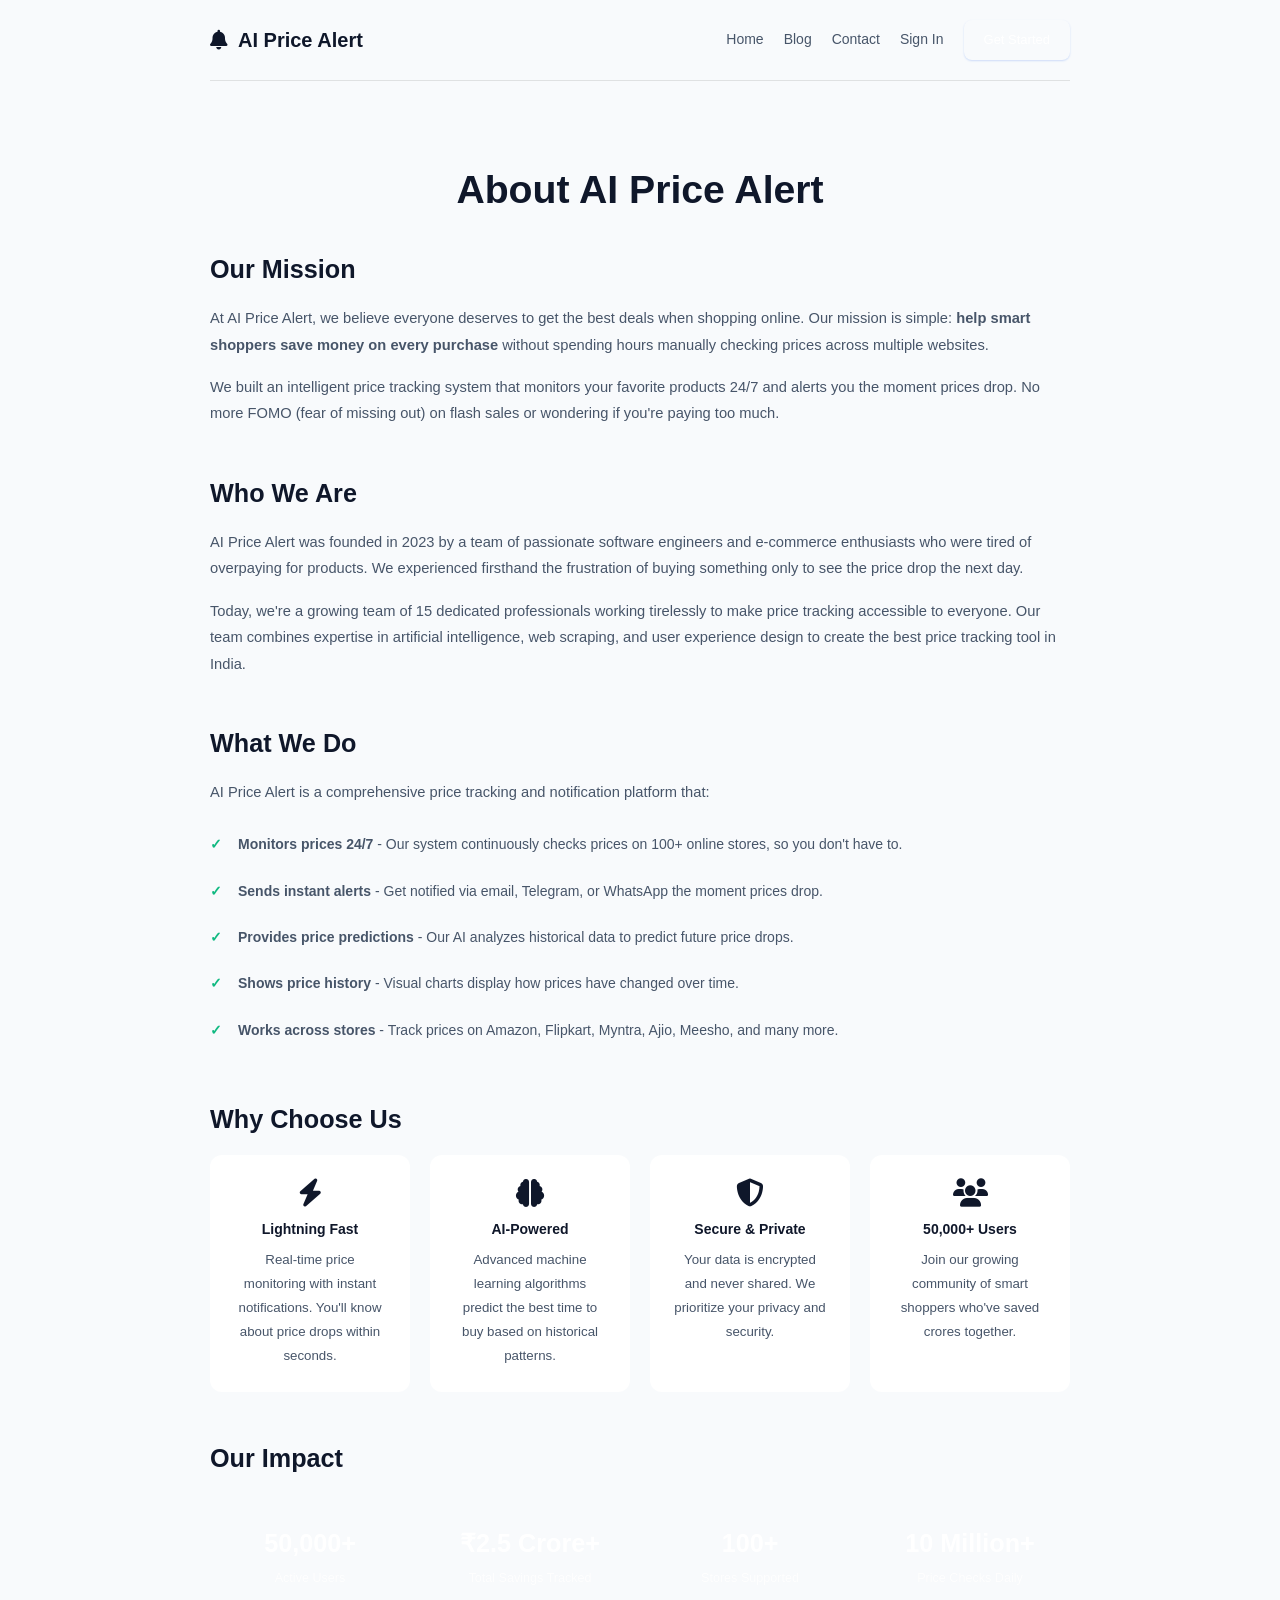
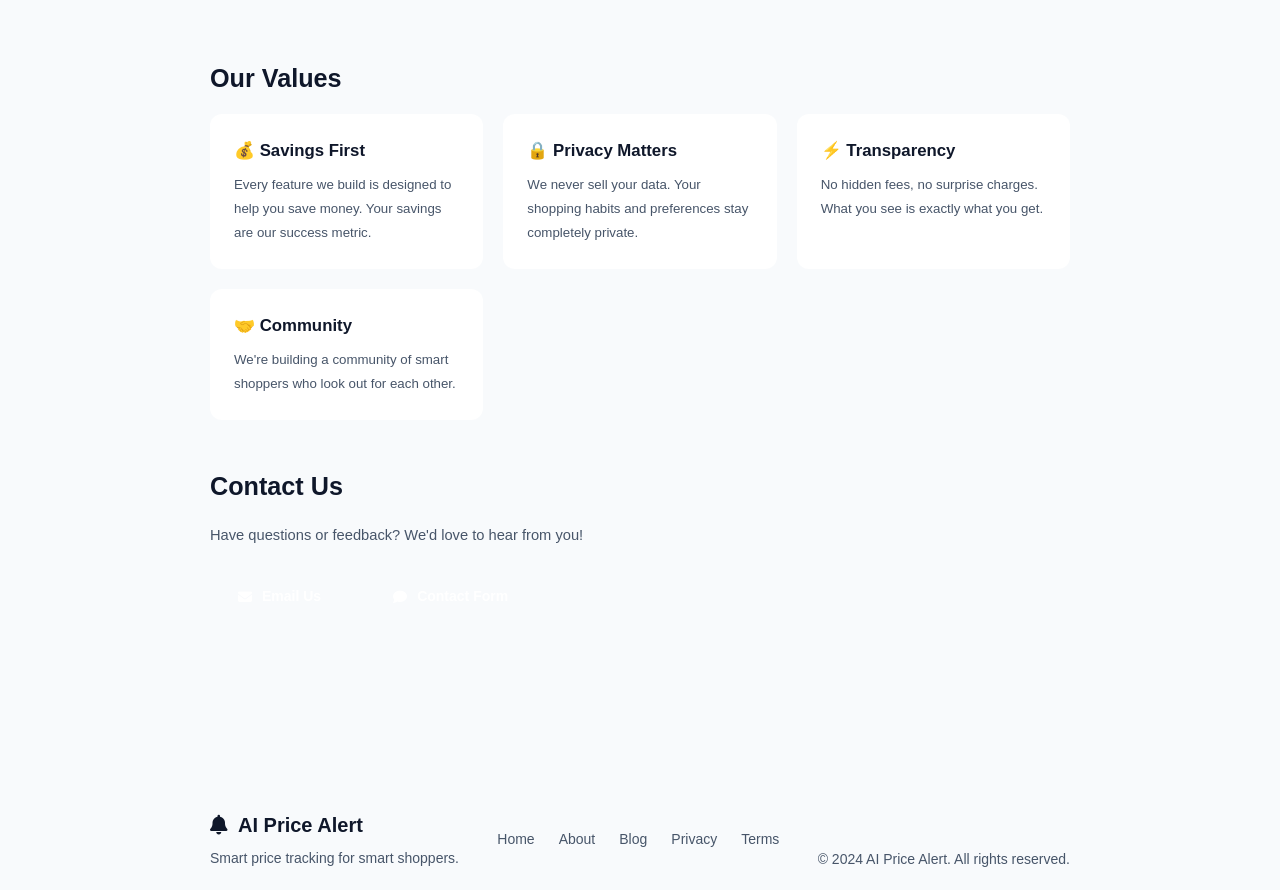
<file: about.html>
<!DOCTYPE html>
<html lang="en">
<head>
    <meta charset="UTF-8">
    <meta name="viewport" content="width=device-width, initial-scale=1.0">
    <meta name="description" content="Learn about AI Price Alert - Our mission to help smart shoppers save money on every purchase through intelligent price tracking technology.">
    <title>About Us - AI Price Alert</title>
    <link rel="stylesheet" href="/static/style.css">
    <link rel="preconnect" href="https://fonts.googleapis.com">
    <link rel="preconnect" href="https://fonts.gstatic.com" crossorigin>
    <link href="https://fonts.googleapis.com/css2?family=Space+Grotesk:wght@400;500;600;700&family=Unbounded:wght@400;600;700&display=swap" rel="stylesheet">
    <link rel="stylesheet" href="https://cdnjs.cloudflare.com/ajax/libs/font-awesome/6.4.0/css/all.min.css">
    <link rel="icon" href="data:image/svg+xml,<svg xmlns='http://www.w3.org/2000/svg' viewBox='0 0 100 100'><text y='.9em' font-size='90'>🔔</text></svg>
</head>
<body>
    <div class="scene">
        <div class="orb orb-1"></div>
        <div class="orb orb-2"></div>
        <div class="orb orb-3"></div>
        <div class="grid"></div>

    <div class="content-page">
        <header class="page-header">
            <div class="logo">
                <i class="fa fa-bell"></i>
                <span>AI Price Alert</span>
            </div>
            <nav class="page-nav">
                <a href="index.html">Home</a>
                <a href="blog.html">Blog</a>
                <a href="contact.html">Contact</a>
                <a href="login.html">Sign In</a>
                <a href="signup.html" class="btn-primary">Get Started</a>
            </nav>
        </header>

        <main class="page-content">
            <h1>About AI Price Alert</h1>
            
            <section class="content-section">
                <h2>Our Mission</h2>
                <p>At AI Price Alert, we believe everyone deserves to get the best deals when shopping online. Our mission is simple: <strong>help smart shoppers save money on every purchase</strong> without spending hours manually checking prices across multiple websites.</p>
                <p>We built an intelligent price tracking system that monitors your favorite products 24/7 and alerts you the moment prices drop. No more FOMO (fear of missing out) on flash sales or wondering if you're paying too much.</p>
            </section>

            <section class="content-section">
                <h2>Who We Are</h2>
                <p>AI Price Alert was founded in 2023 by a team of passionate software engineers and e-commerce enthusiasts who were tired of overpaying for products. We experienced firsthand the frustration of buying something only to see the price drop the next day.</p>
                <p>Today, we're a growing team of 15 dedicated professionals working tirelessly to make price tracking accessible to everyone. Our team combines expertise in artificial intelligence, web scraping, and user experience design to create the best price tracking tool in India.</p>
            </section>

            <section class="content-section">
                <h2>What We Do</h2>
                <p>AI Price Alert is a comprehensive price tracking and notification platform that:</p>
                <ul class="feature-list">
                    <li><strong>Monitors prices 24/7</strong> - Our system continuously checks prices on 100+ online stores, so you don't have to.</li>
                    <li><strong>Sends instant alerts</strong> - Get notified via email, Telegram, or WhatsApp the moment prices drop.</li>
                    <li><strong>Provides price predictions</strong> - Our AI analyzes historical data to predict future price drops.</li>
                    <li><strong>Shows price history</strong> - Visual charts display how prices have changed over time.</li>
                    <li><strong>Works across stores</strong> - Track prices on Amazon, Flipkart, Myntra, Ajio, Meesho, and many more.</li>
                </ul>
            </section>

            <section class="content-section">
                <h2>Why Choose Us</h2>
                <div class="why-grid">
                    <div class="why-card">
                        <i class="fa fa-bolt"></i>
                        <h4>Lightning Fast</h4>
                        <p>Real-time price monitoring with instant notifications. You'll know about price drops within seconds.</p>
                    </div>
                    <div class="why-card">
                        <i class="fa fa-brain"></i>
                        <h4>AI-Powered</h4>
                        <p>Advanced machine learning algorithms predict the best time to buy based on historical patterns.</p>
                    </div>
                    <div class="why-card">
                        <i class="fa fa-shield-alt"></i>
                        <h4>Secure & Private</h4>
                        <p>Your data is encrypted and never shared. We prioritize your privacy and security.</p>
                    </div>
                    <div class="why-card">
                        <i class="fa fa-users"></i>
                        <h4>50,000+ Users</h4>
                        <p>Join our growing community of smart shoppers who've saved crores together.</p>
                    </div>
            </section>

            <section class="content-section">
                <h2>Our Impact</h2>
                <div class="stats-row">
                    <div class="stat-box">
                        <span class="stat-number">50,000+</span>
                        <span class="stat-label">Active Users</span>
                    </div>
                    <div class="stat-box">
                        <span class="stat-number">₹2.5 Crore+</span>
                        <span class="stat-label">Total Savings Tracked</span>
                    </div>
                    <div class="stat-box">
                        <span class="stat-number">100+</span>
                        <span class="stat-label">Stores Supported</span>
                    </div>
                    <div class="stat-box">
                        <span class="stat-number">10 Million+</span>
                        <span class="stat-label">Price Checks Daily</span>
                    </div>
            </section>

            <section class="content-section">
                <h2>Our Values</h2>
                <div class="values-grid">
                    <div class="value-card">
                        <h3>💰 Savings First</h3>
                        <p>Every feature we build is designed to help you save money. Your savings are our success metric.</p>
                    </div>
                    <div class="value-card">
                        <h3>🔒 Privacy Matters</h3>
                        <p>We never sell your data. Your shopping habits and preferences stay completely private.</p>
                    </div>
                    <div class="value-card">
                        <h3>⚡ Transparency</h3>
                        <p>No hidden fees, no surprise charges. What you see is exactly what you get.</p>
                    </div>
                    <div class="value-card">
                        <h3>🤝 Community</h3>
                        <p>We're building a community of smart shoppers who look out for each other.</p>
                    </div>
            </section>

            <section class="content-section">
                <h2>Contact Us</h2>
                <p>Have questions or feedback? We'd love to hear from you!</p>
                <div class="contact-options">
                    <a href="mailto:support@pricealerter.in" class="contact-btn">
                        <i class="fa fa-envelope"></i>
                        Email Us
                    </a>
                    <a href="contact.html" class="contact-btn">
                        <i class="fa fa-comment"></i>
                        Contact Form
                    </a>
                </div>
            </section>
        </main>

        <footer class="page-footer">
            <div class="footer-content">
                <div class="footer-brand">
                    <div class="logo">
                        <i class="fa fa-bell"></i>
                        <span>AI Price Alert</span>
                    </div>
                    <p>Smart price tracking for smart shoppers.</p>
                </div>
                <div class="footer-links">
                    <a href="index.html">Home</a>
                    <a href="about.html">About</a>
                    <a href="blog.html">Blog</a>
                    <a href="privacy.html">Privacy</a>
                    <a href="terms.html">Terms</a>
                </div>
            <div class="footer-bottom">
                <p>&copy; 2024 AI Price Alert. All rights reserved.</p>
            </div>
        </footer>
    </div>

    <style>
        .content-page {
            max-width: 900px;
            margin: 0 auto;
            padding: 0 20px;
        }
        
        .page-header {
            display: flex;
            justify-content: space-between;
            align-items: center;
            padding: 20px 0;
            border-bottom: 1px solid rgba(0,0,0,0.1);
            margin-bottom: 40px;
        }
        
        .logo {
            display: flex;
            align-items: center;
            gap: 10px;
            font-size: 20px;
            font-weight: 700;
        }
        
        .logo i {
            color: var(--accent-orange);
        }
        
        .page-nav {
            display: flex;
            align-items: center;
            gap: 20px;
        }
        
        .page-nav a {
            text-decoration: none;
            color: var(--text-secondary);
            font-weight: 500;
        }
        
        .page-nav a:hover {
            color: var(--accent-orange);
        }
        
        .btn-primary {
            background: var(--gradient-orange);
            color: white !important;
            padding: 10px 20px;
            border-radius: 8px;
        }
        
        .page-content {
            padding: 40px 0;
        }
        
        .page-content h1 {
            font-size: 2.8rem;
            margin-bottom: 32px;
            text-align: center;
        }
        
        .content-section {
            margin-bottom: 48px;
        }
        
        .content-section h2 {
            font-size: 1.8rem;
            margin-bottom: 16px;
            color: var(--text-main);
        }
        
        .content-section p {
            color: var(--text-secondary);
            line-height: 1.8;
            margin-bottom: 16px;
            font-size: 1.05rem;
        }
        
        .feature-list {
            list-style: none;
            padding: 0;
        }
        
        .feature-list li {
            padding: 12px 0;
            padding-left: 28px;
            position: relative;
            color: var(--text-secondary);
            line-height: 1.6;
        }
        
        .feature-list li::before {
            content: '✓';
            position: absolute;
            left: 0;
            color: var(--success);
            font-weight: bold;
        }
        
        .why-grid {
            display: grid;
            grid-template-columns: repeat(auto-fit, minmax(200px, 1fr));
            gap: 20px;
        }
        
        .why-card {
            background: white;
            padding: 24px;
            border-radius: 12px;
            box-shadow: var(--shadow);
            text-align: center;
        }
        
        .why-card i {
            font-size: 2rem;
            color: var(--accent-orange);
            margin-bottom: 12px;
        }
        
        .why-card h4 {
            margin-bottom: 8px;
        }
        
        .why-card p {
            font-size: 0.95rem;
            margin-bottom: 0;
        }
        
        .stats-row {
            display: grid;
            grid-template-columns: repeat(auto-fit, minmax(150px, 1fr));
            gap: 20px;
            margin-top: 24px;
        }
        
        .stat-box {
            background: linear-gradient(135deg, var(--accent-orange), #ff7b00);
            color: white;
            padding: 24px;
            border-radius: 12px;
            text-align: center;
        }
        
        .stat-number {
            display: block;
            font-size: 1.8rem;
            font-weight: 700;
            margin-bottom: 4px;
        }
        
        .stat-label {
            font-size: 0.9rem;
            opacity: 0.9;
        }
        
        .values-grid {
            display: grid;
            grid-template-columns: repeat(auto-fit, minmax(250px, 1fr));
            gap: 20px;
        }
        
        .value-card {
            background: white;
            padding: 24px;
            border-radius: 12px;
            box-shadow: var(--shadow);
        }
        
        .value-card h3 {
            font-size: 1.2rem;
            margin-bottom: 10px;
        }
        
        .value-card p {
            font-size: 0.95rem;
            margin-bottom: 0;
        }
        
        .contact-options {
            display: flex;
            gap: 16px;
            margin-top: 24px;
        }
        
        .contact-btn {
            display: inline-flex;
            align-items: center;
            gap: 10px;
            padding: 14px 28px;
            background: var(--gradient-orange);
            color: white;
            text-decoration: none;
            border-radius: 10px;
            font-weight: 600;
        }
        
        .page-footer {
            border-top: 1px solid var(--border-color);
            padding: 40px 0 20px;
            margin-top: 60px;
        }
        
        .footer-content {
            display: flex;
            justify-content: space-between;
            align-items: center;
            flex-wrap: wrap;
            gap: 24px;
        }
        
        .footer-brand p {
            color: var(--text-secondary);
            margin-top: 8px;
        }
        
        .footer-links {
            display: flex;
            gap: 24px;
        }
        
        .footer-links a {
            color: var(--text-secondary);
            text-decoration: none;
        }
        
        .footer-links a:hover {
            color: var(--accent-orange);
        }
        
        .footer-bottom {
            text-align: center;
            padding-top: 20px;
            margin-top: 20px;
            border-top: 1px solid var(--border-color);
            color: var(--text-secondary);
        }
        
        @media (max-width: 768px) {
            .page-header {
                flex-direction: column;
                gap: 16px;
            }
            
            .page-nav {
                flex-wrap: wrap;
                justify-content: center;
            }
            
            .contact-options {
                flex-direction: column;
            }
            
            .footer-content {
                flex-direction: column;
                text-align: center;
            }
        }
    </style>
</body>
</html>
</file>
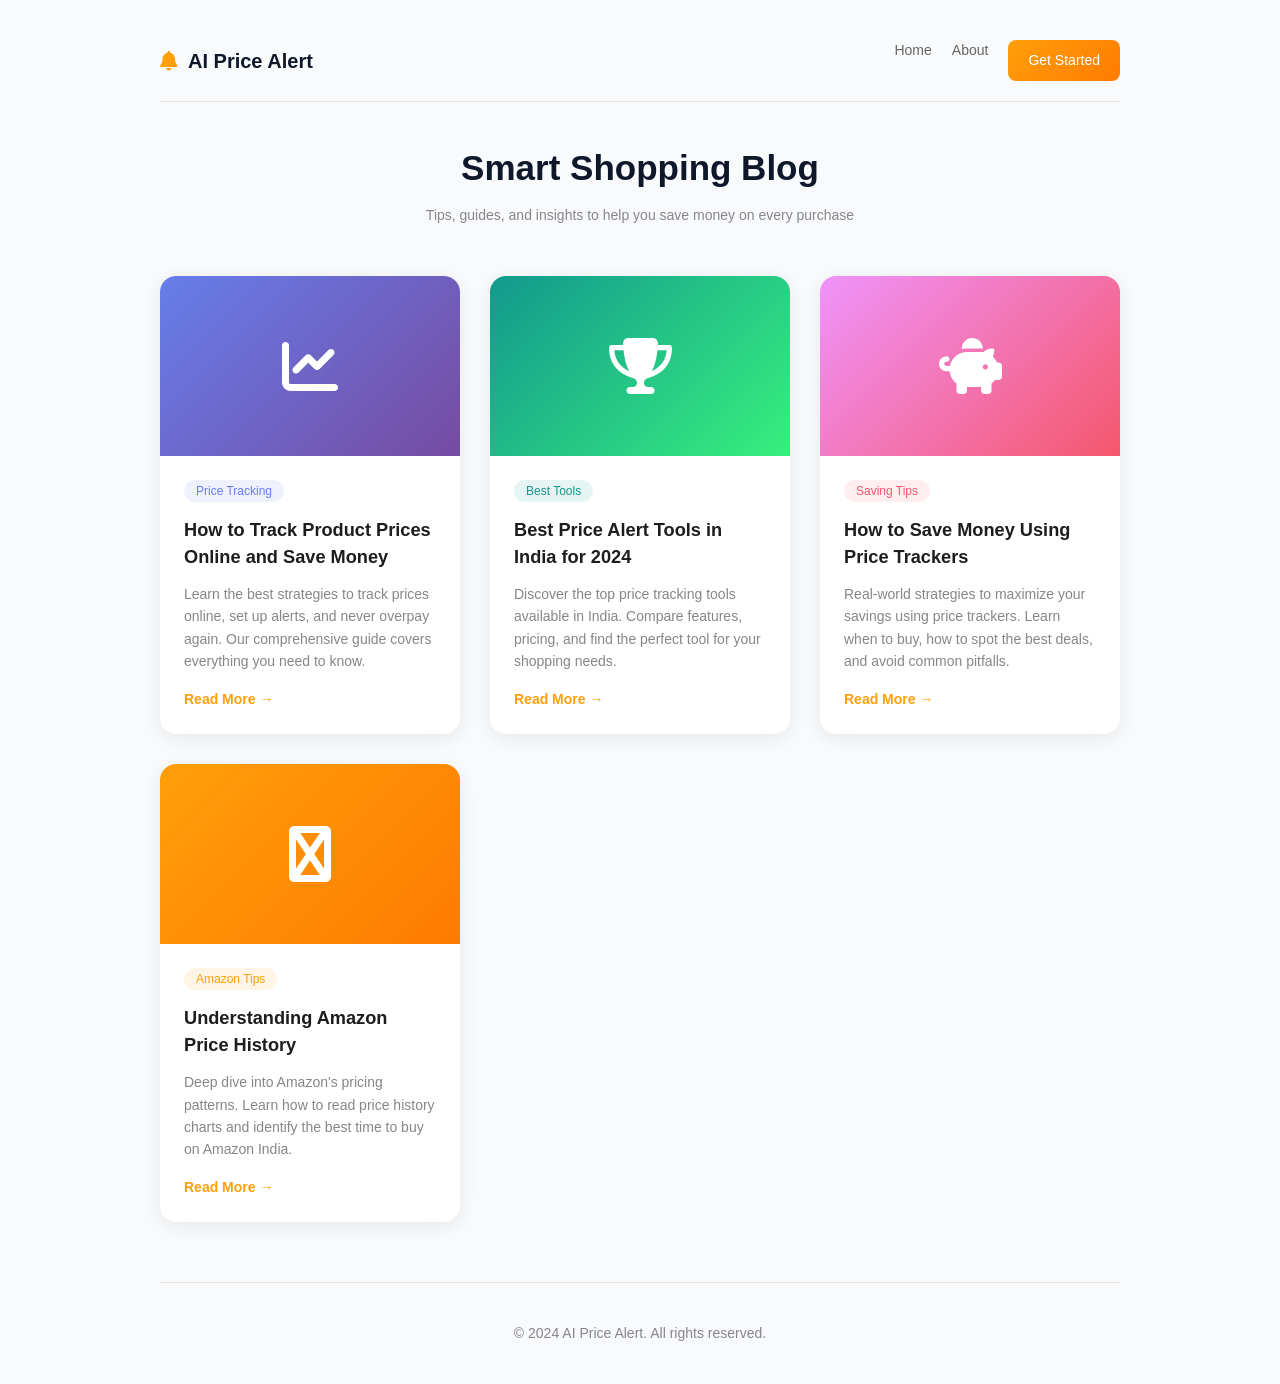
<file: blog.html>
<!DOCTYPE html>
<html lang="en">
<head>
    <meta charset="UTF-8">
    <meta name="viewport" content="width=device-width, initial-scale=1.0">
    <meta name="description" content="AI Price Alert Blog - Tips, guides, and insights on smart shopping and price tracking.">
    <title>Blog - AI Price Alert</title>
    <link rel="stylesheet" href="/static/style.css">
    <link rel="preconnect" href="https://fonts.googleapis.com">
    <link href="https://fonts.googleapis.com/css2?family=Space+Grotesk:wght@400;500;600;700&display=swap" rel="stylesheet">
    <link rel="stylesheet" href="https://cdnjs.cloudflare.com/ajax/libs/font-awesome/6.4.0/css/all.min.css">
</head>
<body>
    <div class="content-page" style="max-width: 1000px; margin: 0 auto; padding: 20px;">
        <header style="display: flex; justify-content: space-between; align-items: center; padding: 20px 0; border-bottom: 1px solid #e5e5e5; margin-bottom: 40px;">
            <div class="logo" style="display: flex; align-items: center; gap: 10px; font-size: 20px; font-weight: 700;">
                <i class="fa fa-bell" style="color: #ff9f0a;"></i>
                <span>AI Price Alert</span>
            </div>
            <nav style="display: flex; gap: 20px;">
                <a href="index.html" style="text-decoration: none; color: #666;">Home</a>
                <a href="about.html" style="text-decoration: none; color: #666;">About</a>
                <a href="signup.html" style="background: linear-gradient(135deg, #ff9f0a, #ff7b00); color: white; padding: 10px 20px; border-radius: 8px; text-decoration: none;">Get Started</a>
            </nav>
        </header>

        <main>
            <h1 style="font-size: 2.5rem; margin-bottom: 10px; text-align: center;">Smart Shopping Blog</h1>
            <p style="color: #86868b; text-align: center; margin-bottom: 50px;">Tips, guides, and insights to help you save money on every purchase</p>

            <div style="display: grid; grid-template-columns: repeat(auto-fit, minmax(300px, 1fr)); gap: 30px;">
                <article class="blog-card" style="background: white; border-radius: 16px; overflow: hidden; box-shadow: 0 4px 20px rgba(0,0,0,0.08); transition: transform 0.3s;">
                    <div style="height: 180px; background: linear-gradient(135deg, #667eea, #764ba2); display: flex; align-items: center; justify-content: center;">
                        <i class="fa fa-chart-line" style="font-size: 4rem; color: white;"></i>
                    </div>
                    <div style="padding: 24px;">
                        <span style="background: rgba(102, 126, 234, 0.1); color: #667eea; padding: 4px 12px; border-radius: 20px; font-size: 12px; font-weight: 500;">Price Tracking</span>
                        <h3 style="font-size: 1.3rem; margin: 16px 0 12px;"><a href="/blog/how-to-track-product-prices-online" style="text-decoration: none; color: #1d1d1f;">How to Track Product Prices Online and Save Money</a></h3>
                        <p style="color: #86868b; line-height: 1.6; margin-bottom: 16px;">Learn the best strategies to track prices online, set up alerts, and never overpay again. Our comprehensive guide covers everything you need to know.</p>
                        <a href="/blog/how-to-track-product-prices-online" style="color: #ff9f0a; text-decoration: none; font-weight: 600;">Read More →</a>
                    </div>
                </article>

                <article class="blog-card" style="background: white; border-radius: 16px; overflow: hidden; box-shadow: 0 4px 20px rgba(0,0,0,0.08); transition: transform 0.3s;">
                    <div style="height: 180px; background: linear-gradient(135deg, #11998e, #38ef7d); display: flex; align-items: center; justify-content: center;">
                        <i class="fa fa-trophy" style="font-size: 4rem; color: white;"></i>
                    </div>
                    <div style="padding: 24px;">
                        <span style="background: rgba(17, 153, 142, 0.1); color: #11998e; padding: 4px 12px; border-radius: 20px; font-size: 12px; font-weight: 500;">Best Tools</span>
                        <h3 style="font-size: 1.3rem; margin: 16px 0 12px;"><a href="/blog/best-price-alert-tools-india" style="text-decoration: none; color: #1d1d1f;">Best Price Alert Tools in India for 2024</a></h3>
                        <p style="color: #86868b; line-height: 1.6; margin-bottom: 16px;">Discover the top price tracking tools available in India. Compare features, pricing, and find the perfect tool for your shopping needs.</p>
                        <a href="/blog/best-price-alert-tools-india" style="color: #ff9f0a; text-decoration: none; font-weight: 600;">Read More →</a>
                    </div>
                </article>

                <article class="blog-card" style="background: white; border-radius: 16px; overflow: hidden; box-shadow: 0 4px 20px rgba(0,0,0,0.08); transition: transform 0.3s;">
                    <div style="height: 180px; background: linear-gradient(135deg, #f093fb, #f5576c); display: flex; align-items: center; justify-content: center;">
                        <i class="fa fa-piggy-bank" style="font-size: 4rem; color: white;"></i>
                    </div>
                    <div style="padding: 24px;">
                        <span style="background: rgba(245, 87, 108, 0.1); color: #f5576c; padding: 4px 12px; border-radius: 20px; font-size: 12px; font-weight: 500;">Saving Tips</span>
                        <h3 style="font-size: 1.3rem; margin: 16px 0 12px;"><a href="/blog/save-money-price-trackers" style="text-decoration: none; color: #1d1d1f;">How to Save Money Using Price Trackers</a></h3>
                        <p style="color: #86868b; line-height: 1.6; margin-bottom: 16px;">Real-world strategies to maximize your savings using price trackers. Learn when to buy, how to spot the best deals, and avoid common pitfalls.</p>
                        <a href="/blog/save-money-price-trackers" style="color: #ff9f0a; text-decoration: none; font-weight: 600;">Read More →</a>
                    </div>
                </article>

                <article class="blog-card" style="background: white; border-radius: 16px; overflow: hidden; box-shadow: 0 4px 20px rgba(0,0,0,0.08); transition: transform 0.3s;">
                    <div style="height: 180px; background: linear-gradient(135deg, #ff9f0a, #ff7b00); display: flex; align-items: center; justify-content: center;">
                        <i class="fa fa-amazon" style="font-size: 4rem; color: white;"></i>
                    </div>
                    <div style="padding: 24px;">
                        <span style="background: rgba(255, 159, 10, 0.1); color: #ff9f0a; padding: 4px 12px; border-radius: 20px; font-size: 12px; font-weight: 500;">Amazon Tips</span>
                        <h3 style="font-size: 1.3rem; margin: 16px 0 12px;"><a href="/blog/amazon-price-history" style="text-decoration: none; color: #1d1d1f;">Understanding Amazon Price History</a></h3>
                        <p style="color: #86868b; line-height: 1.6; margin-bottom: 16px;">Deep dive into Amazon's pricing patterns. Learn how to read price history charts and identify the best time to buy on Amazon India.</p>
                        <a href="/blog/amazon-price-history" style="color: #ff9f0a; text-decoration: none; font-weight: 600;">Read More →</a>
                    </div>
                </article>
            </div>
        </main>

        <footer style="border-top: 1px solid #e5e5e5; padding: 40px 0 20px; margin-top: 60px; text-align: center; color: #86868b;">
            <p>&copy; 2024 AI Price Alert. All rights reserved.</p>
        </footer>
    </div>

    <style>
        .blog-card:hover { transform: translateY(-8px); }
    </style>
</body>
</html>
</file>
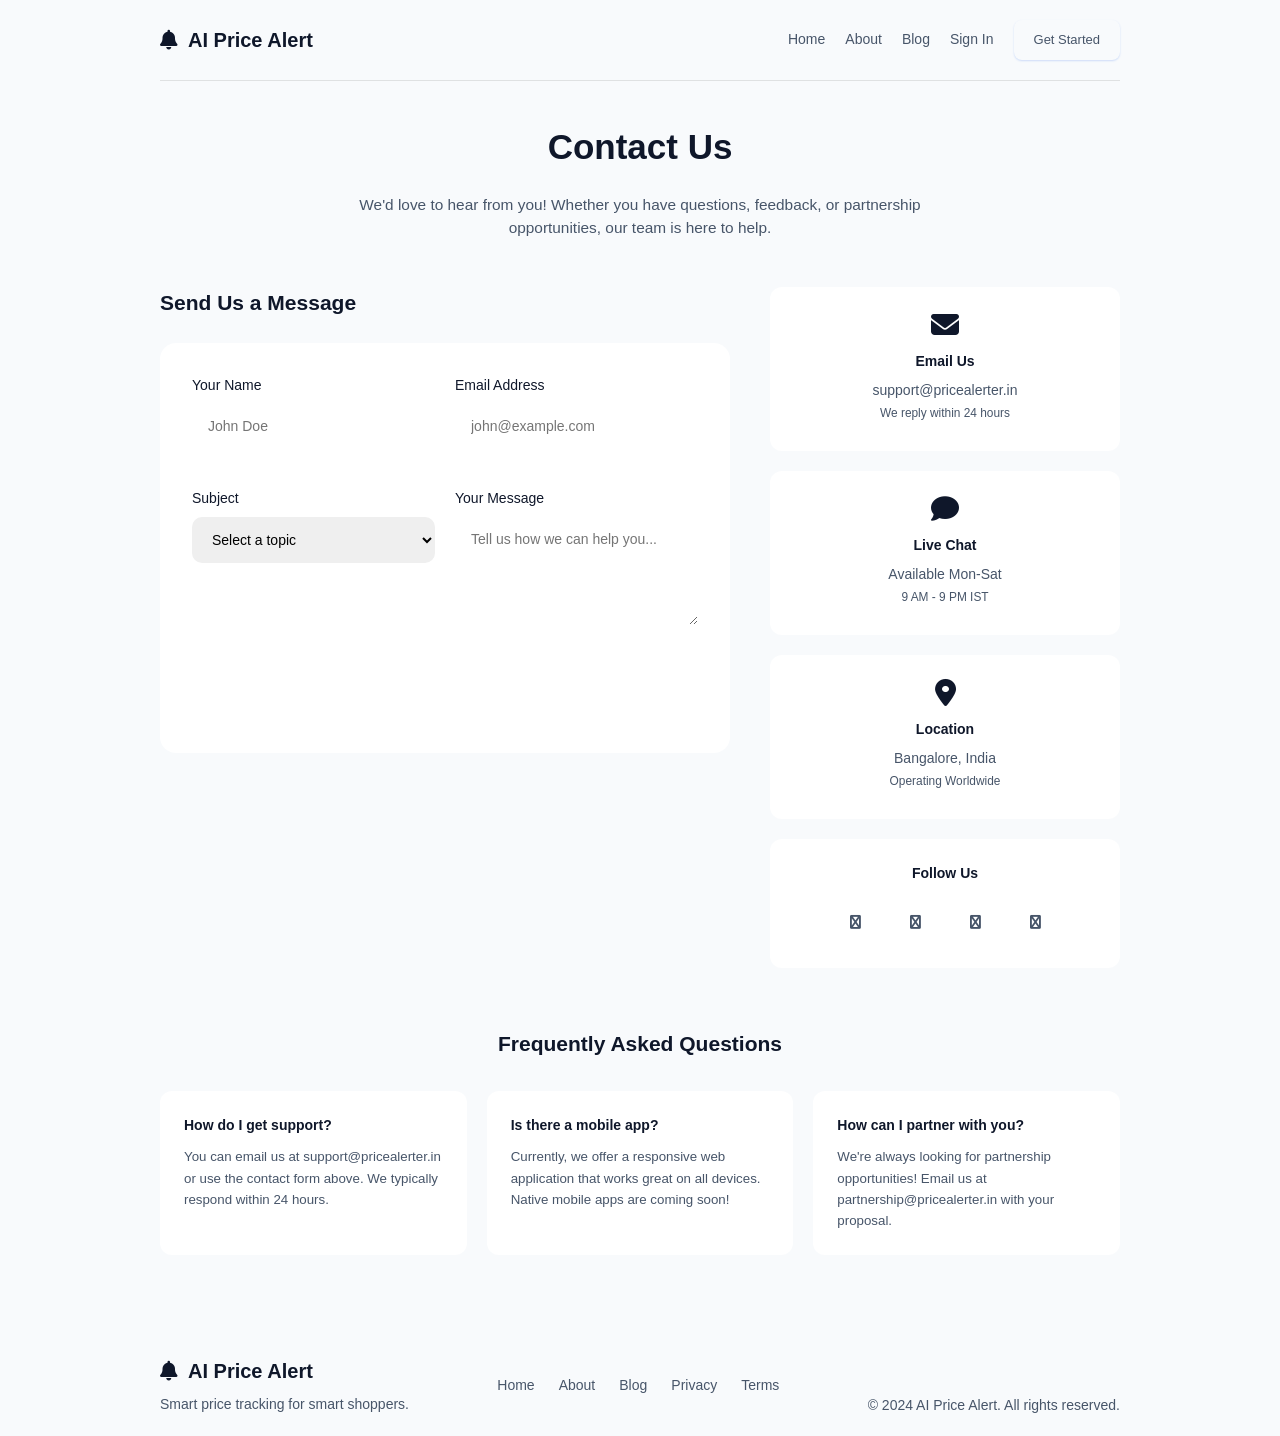
<file: contact.html>
<!DOCTYPE html>
<html lang="en">
<head>
    <meta charset="UTF-8">
    <meta name="viewport" content="width=device-width, initial-scale=1.0">
    <meta name="description" content="Contact AI Price Alert - We'd love to hear from you! Get in touch for support, feedback, or partnership opportunities.">
    <title>Contact Us - AI Price Alert</title>
    <link rel="stylesheet" href="/static/style.css">
    <link rel="preconnect" href="https://fonts.googleapis.com">
    <link rel="preconnect" href="https://fonts.gstatic.com" crossorigin>
    <link href="https://fonts.googleapis.com/css2?family=Space+Grotesk:wght@400;500;600;700&family=Unbounded:wght@400;600;700&display=swap" rel="stylesheet">
    <link rel="stylesheet" href="https://cdnjs.cloudflare.com/ajax/libs/font-awesome/6.4.0/css/all.min.css">
    <link rel="icon" href="data:image/svg+xml,<svg xmlns='http://www.w3.org/2000/svg' viewBox='0 0 100 100'><text y='.9em' font-size='90'>🔔</text></svg>
</head>
<body>
    <div class="scene">
        <div class="orb orb-1"></div>
        <div class="orb orb-2"></div>
        <div class="orb orb-3"></div>
        <div class="grid"></div>

    <div class="content-page">
        <header class="page-header">
            <div class="logo">
                <i class="fa fa-bell"></i>
                <span>AI Price Alert</span>
            </div>
            <nav class="page-nav">
                <a href="index.html">Home</a>
                <a href="about.html">About</a>
                <a href="blog.html">Blog</a>
                <a href="login.html">Sign In</a>
                <a href="signup.html" class="btn-primary">Get Started</a>
            </nav>
        </header>

        <main class="page-content">
            <h1>Contact Us</h1>
            
            <section class="intro-section">
                <p>We'd love to hear from you! Whether you have questions, feedback, or partnership opportunities, our team is here to help.</p>
            </section>

            <div class="contact-grid">
                <section class="contact-form-section">
                    <h2>Send Us a Message</h2>
                    <form id="contact-form" class="contact-form">
                        <div class="form-row">
                            <div class="form-group">
                                <label for="name">Your Name</label>
                                <input type="text" id="name" name="name" placeholder="John Doe" required>
                            </div>
                            <div class="form-group">
                                <label for="email">Email Address</label>
                                <input type="email" id="email" name="email" placeholder="john@example.com" required>
                            </div>
                        <div class="form-group">
                            <label for="subject">Subject</label>
                            <select id="subject" name="subject" required>
                                <option value="">Select a topic</option>
                                <option value="support">Technical Support</option>
                                <option value="feedback">General Feedback</option>
                                <option value="partnership">Partnership Opportunity</option>
                                <option value="billing">Billing Question</option>
                                <option value="feature">Feature Request</option>
                                <option value="other">Other</option>
                            </select>
                        </div>
                        <div class="form-group">
                            <label for="message">Your Message</label>
                            <textarea id="message" name="message" rows="5" placeholder="Tell us how we can help you..." required></textarea>
                        </div>
                        <button type="submit" class="btn-submit">
                            <i class="fa fa-paper-plane"></i>
                            Send Message
                        </button>
                    </form>
                </section>

                <aside class="contact-info">
                    <div class="info-card">
                        <i class="fa fa-envelope"></i>
                        <h4>Email Us</h4>
                        <p>support@pricealerter.in</p>
                        <p class="response-time">We reply within 24 hours</p>
                    </div>
                    
                    <div class="info-card">
                        <i class="fa fa-comment"></i>
                        <h4>Live Chat</h4>
                        <p>Available Mon-Sat</p>
                        <p class="response-time">9 AM - 9 PM IST</p>
                    </div>
                    
                    <div class="info-card">
                        <i class="fa fa-map-marker-alt"></i>
                        <h4>Location</h4>
                        <p>Bangalore, India</p>
                        <p class="response-time">Operating Worldwide</p>
                    </div>

                    <div class="social-section">
                        <h4>Follow Us</h4>
                        <div class="social-links">
                            <a href="#" title="Twitter"><i class="fa fa-twitter"></i></a>
                            <a href="#" title="Facebook"><i class="fa fa-facebook"></i></a>
                            <a href="#" title="Instagram"><i class="fa fa-instagram"></i></a>
                            <a href="#" title="LinkedIn"><i class="fa fa-linkedin"></i></a>
                        </div>
                </aside>
            </div>

            <section class="faq-section">
                <h2>Frequently Asked Questions</h2>
                <div class="faq-grid">
                    <div class="faq-item">
                        <h4>How do I get support?</h4>
                        <p>You can email us at support@pricealerter.in or use the contact form above. We typically respond within 24 hours.</p>
                    </div>
                    <div class="faq-item">
                        <h4>Is there a mobile app?</h4>
                        <p>Currently, we offer a responsive web application that works great on all devices. Native mobile apps are coming soon!</p>
                    </div>
                    <div class="faq-item">
                        <h4>How can I partner with you?</h4>
                        <p>We're always looking for partnership opportunities! Email us at partnership@pricealerter.in with your proposal.</p>
                    </div>
            </section>
        </main>

        <footer class="page-footer">
            <div class="footer-content">
                <div class="footer-brand">
                    <div class="logo">
                        <i class="fa fa-bell"></i>
                        <span>AI Price Alert</span>
                    </div>
                    <p>Smart price tracking for smart shoppers.</p>
                </div>
                <div class="footer-links">
                    <a href="index.html">Home</a>
                    <a href="about.html">About</a>
                    <a href="blog.html">Blog</a>
                    <a href="privacy.html">Privacy</a>
                    <a href="terms.html">Terms</a>
                </div>
            <div class="footer-bottom">
                <p>&copy; 2024 AI Price Alert. All rights reserved.</p>
            </div>
        </footer>
    </div>

    <script>
        document.getElementById('contact-form').addEventListener('submit', function(e) {
            e.preventDefault();
            alert('Thank you for your message! We\'ll get back to you within 24 hours.');
            this.reset();
        });
    </script>

    <style>
        .content-page {
            max-width: 1000px;
            margin: 0 auto;
            padding: 0 20px;
        }
        
        .page-header {
            display: flex;
            justify-content: space-between;
            align-items: center;
            padding: 20px 0;
            border-bottom: 1px solid rgba(0,0,0,0.1);
            margin-bottom: 40px;
        }
        
        .logo {
            display: flex;
            align-items: center;
            gap: 10px;
            font-size: 20px;
            font-weight: 700;
        }
        
        .logo i { color: var(--accent-orange); }
        
        .page-nav {
            display: flex;
            align-items: center;
            gap: 20px;
        }
        
        .page-nav a {
            text-decoration: none;
            color: var(--text-secondary);
            font-weight: 500;
        }
        
        .page-nav a:hover { color: var(--accent-orange); }
        
        .btn-primary {
            background: var(--gradient-orange);
            color: white;
            padding: 10px 20px;
            border-radius: 8px;
            text-decoration: none;
        }
        
        .page-content h1 {
            font-size: 2.5rem;
            text-align: center;
            margin-bottom: 20px;
        }
        
        .intro-section {
            text-align: center;
            margin-bottom: 48px;
        }
        
        .intro-section p {
            color: var(--text-secondary);
            font-size: 1.1rem;
            max-width: 600px;
            margin: 0 auto;
        }
        
        .contact-grid {
            display: grid;
            grid-template-columns: 1fr 350px;
            gap: 40px;
        }
        
        .contact-form-section h2 {
            margin-bottom: 24px;
        }
        
        .contact-form {
            background: white;
            padding: 32px;
            border-radius: 16px;
            box-shadow: var(--shadow);
        }
        
        .form-row {
            display: grid;
            grid-template-columns: 1fr 1fr;
            gap: 20px;
        }
        
        .form-group {
            margin-bottom: 20px;
        }
        
        .form-group label {
            display: block;
            margin-bottom: 8px;
            font-weight: 500;
        }
        
        .form-group input,
        .form-group select,
        .form-group textarea {
            width: 100%;
            padding: 14px 16px;
            border: 2px solid var(--border-color);
            border-radius: 10px;
            font-size: 1rem;
            transition: all 0.3s;
        }
        
        .form-group input:focus,
        .form-group select:focus,
        .form-group textarea:focus {
            outline: none;
            border-color: var(--accent-orange);
        }
        
        .btn-submit {
            width: 100%;
            padding: 16px;
            background: var(--gradient-orange);
            color: white;
            border: none;
            border-radius: 10px;
            font-size: 1.1rem;
            font-weight: 600;
            cursor: pointer;
            display: flex;
            align-items: center;
            justify-content: center;
            gap: 10px;
        }
        
        .btn-submit:hover {
            transform: translateY(-2px);
        }
        
        .contact-info {
            display: flex;
            flex-direction: column;
            gap: 20px;
        }
        
        .info-card {
            background: white;
            padding: 24px;
            border-radius: 12px;
            box-shadow: var(--shadow);
            text-align: center;
        }
        
        .info-card i {
            font-size: 2rem;
            color: var(--accent-orange);
            margin-bottom: 12px;
        }
        
        .info-card h4 {
            margin-bottom: 8px;
        }
        
        .info-card p {
            color: var(--text-secondary);
            margin: 4px 0;
        }
        
        .response-time {
            font-size: 0.85rem;
            color: var(--text-secondary) !important;
        }
        
        .social-section {
            background: white;
            padding: 24px;
            border-radius: 12px;
            box-shadow: var(--shadow);
            text-align: center;
        }
        
        .social-section h4 {
            margin-bottom: 16px;
        }
        
        .social-links {
            display: flex;
            justify-content: center;
            gap: 16px;
        }
        
        .social-links a {
            width: 44px;
            height: 44px;
            background: var(--bg-light);
            border-radius: 50%;
            display: flex;
            align-items: center;
            justify-content: center;
            color: var(--text-secondary);
            text-decoration: none;
            transition: all 0.3s;
        }
        
        .social-links a:hover {
            background: var(--accent-orange);
            color: white;
        }
        
        .faq-section {
            margin-top: 60px;
        }
        
        .faq-section h2 {
            text-align: center;
            margin-bottom: 32px;
        }
        
        .faq-grid {
            display: grid;
            grid-template-columns: repeat(auto-fit, minmax(280px, 1fr));
            gap: 20px;
        }
        
        .faq-item {
            background: white;
            padding: 24px;
            border-radius: 12px;
            box-shadow: var(--shadow);
        }
        
        .faq-item h4 {
            margin-bottom: 10px;
        }
        
        .faq-item p {
            color: var(--text-secondary);
            font-size: 0.95rem;
            line-height: 1.6;
        }
        
        .page-footer {
            border-top: 1px solid var(--border-color);
            padding: 40px 0 20px;
            margin-top: 60px;
        }
        
        .footer-content {
            display: flex;
            justify-content: space-between;
            align-items: center;
            flex-wrap: wrap;
            gap: 24px;
        }
        
        .footer-brand p {
            color: var(--text-secondary);
            margin-top: 8px;
        }
        
        .footer-links {
            display: flex;
            gap: 24px;
        }
        
        .footer-links a {
            color: var(--text-secondary);
            text-decoration: none;
        }
        
        .footer-links a:hover {
            color: var(--accent-orange);
        }
        
        .footer-bottom {
            text-align: center;
            padding-top: 20px;
            margin-top: 20px;
            border-top: 1px solid var(--border-color);
            color: var(--text-secondary);
        }
        
        @media (max-width: 768px) {
            .contact-grid {
                grid-template-columns: 1fr;
            }
            
            .form-row {
                grid-template-columns: 1fr;
            }
            
            .page-header {
                flex-direction: column;
                gap: 16px;
            }
        }
    </style>
</body>
</html>
</file>
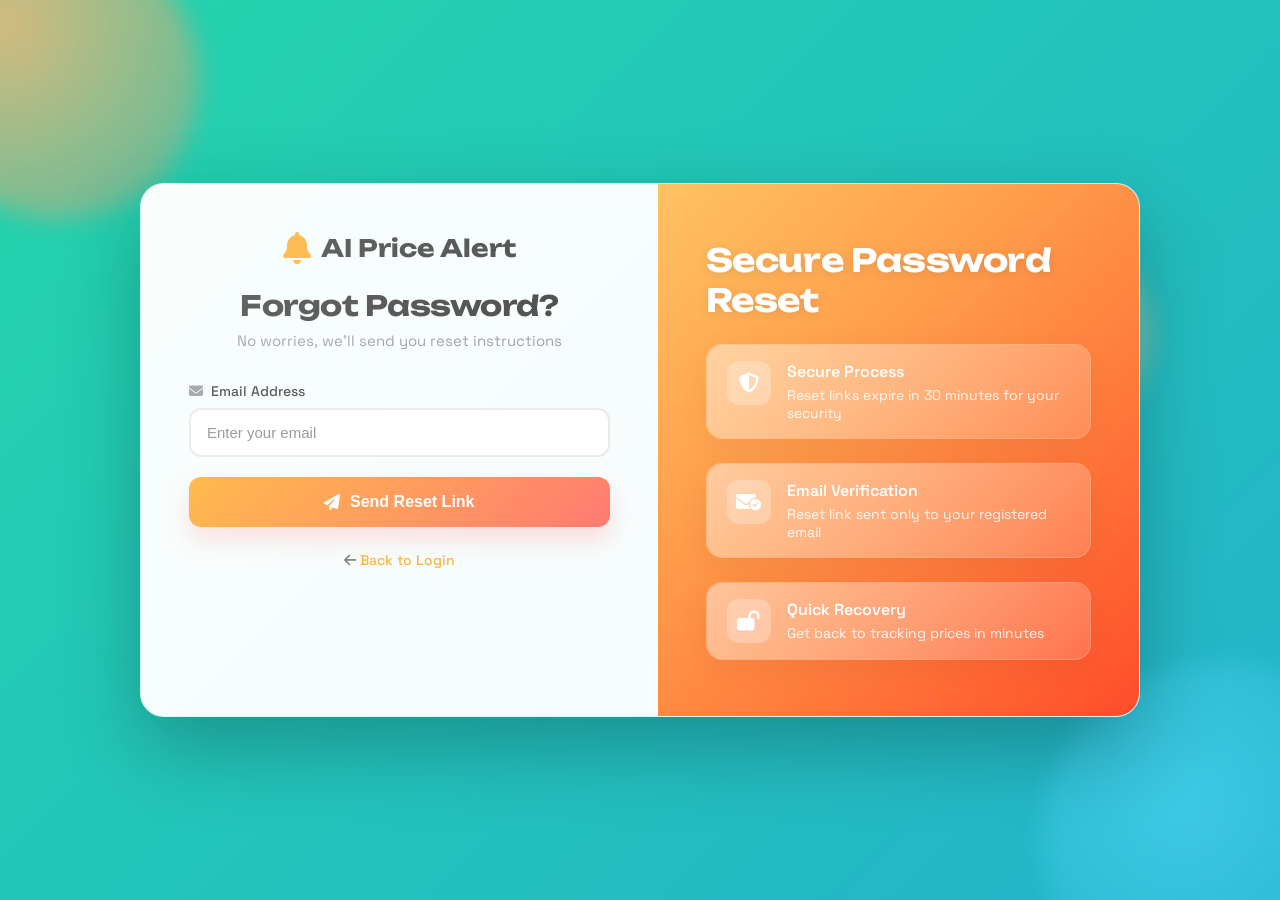
<file: forgot-password.html>
<!DOCTYPE html>
<html lang="en">
<head>
    <meta charset="UTF-8">
    <meta name="viewport" content="width=device-width, initial-scale=1.0">
    <title>Forgot Password - AI Price Alert</title>
    <link rel="stylesheet" href="/static/auth.css">
    <link rel="preconnect" href="https://fonts.googleapis.com">
    <link rel="preconnect" href="https://fonts.gstatic.com" crossorigin>
    <link href="https://fonts.googleapis.com/css2?family=Space+Grotesk:wght@400;500;600;700&family=Unbounded:wght@400;600;700&display=swap" rel="stylesheet">
    <link rel="stylesheet" href="https://cdnjs.cloudflare.com/ajax/libs/font-awesome/6.4.0/css/all.min.css">
    

    <!-- SEO Meta Tags -->
    <meta name="description" content="Track product prices across Amazon, Flipkart, Myntra and more. Get instant alerts when prices drop. Save money with AI-powered price monitoring.">
    <meta name="keywords" content="price alert, price tracker, price monitor, amazon price tracker, flipkart price alert, myntra price drop, shopping deals, price comparison, alert system">
    <meta name="author" content="Price Alerter AI">
    <meta name="robots" content="index, follow">
    <meta name="googlebot" content="index, follow">
    
    <!-- Open Graph / Facebook -->
    <meta property="og:type" content="website">
    <meta property="og:url" content="https://pricealerter.in/forgot-password.html">
    <meta property="og:title" content="Price Alerter AI - Smart Price Tracking & Alerts">
    <meta property="og:description" content="Track product prices across Amazon, Flipkart, Myntra and more. Get instant alerts when prices drop. Save money with AI-powered price monitoring.">
    <meta property="og:image" content="https://pricealerterai.in/images/og-image.png">
    <meta property="og:site_name" content="Price Alerter AI">
    <meta property="og:locale" content="en_US">
    
    <!-- Twitter -->
    <meta property="twitter:card" content="summary_large_image">
    <meta property="twitter:url" content="https://pricealerter.in/forgot-password.html">
    <meta property="twitter:title" content="Price Alerter AI - Smart Price Tracking & Alerts">
    <meta property="twitter:description" content="Track product prices across Amazon, Flipkart, Myntra and more. Get instant alerts when prices drop. Save money with AI-powered price monitoring.">
    <meta property="twitter:image" content="https://pricealerterai.in/images/og-image.png">
    
    <!-- Favicon -->
    <link rel="icon" type="image/x-icon" href="https://www.google.com/s2/favicons?domain=google.com&sz=32">
    <link rel="shortcut icon" type="image/x-icon" href="https://www.google.com/s2/favicons?domain=google.com&sz=32">
    <link rel="apple-touch-icon" sizes="32x32" href="https://www.google.com/s2/favicons?domain=google.com&sz=32">
    
    <!-- Canonical URL -->
    <link rel="canonical" href="https://pricealerter.in/forgot-password.html">

</head>
<body>
    <div class="scene">
        <div class="orb orb-1"></div>
        <div class="orb orb-2"></div>
        <div class="orb orb-3"></div>
        <div class="grid"></div>
    </div>
    <div class="auth-container">
        <div class="auth-card">
            <div class="auth-header">
                <div class="logo">
                    <i class="fa fa-bell"></i>
                    <span>AI Price Alert</span>
                </div>
                <h1>Forgot Password?</h1>
                <p>No worries, we'll send you reset instructions</p>
            </div>
            
    <form class="auth-form" id="forgot-password-form">
                <div class="form-group">
                    <label for="email"><i class="fa fa-envelope"></i> Email Address</label>
                    <input type="email" id="email" name="email" placeholder="Enter your email" required>
                </div>

                <div id="error-message" class="error-message" style="display: none;">
                    <i class="fa fa-exclamation-circle"></i>
                    <span id="error-text"></span>
                </div>

                <button type="submit" class="auth-btn" id="submit-btn">
                    <i class="fa fa-paper-plane"></i> Send Reset Link
                </button>
            </form>

            <div class="auth-footer">
                <p><i class="fa fa-arrow-left"></i> <a href="login.html">Back to Login</a></p>
            </div>
        </div>

        <div class="auth-features">
            <h2>Secure Password Reset</h2>
            <div class="features-list">
                <div class="feature">
                    <i class="fa fa-shield-halved"></i>
                    <div>
                        <h4>Secure Process</h4>
                        <p>Reset links expire in 30 minutes for your security</p>
                    </div>
                </div>
                <div class="feature">
                    <i class="fa fa-envelope-circle-check"></i>
                    <div>
                        <h4>Email Verification</h4>
                        <p>Reset link sent only to your registered email</p>
                    </div>
                </div>
                <div class="feature">
                    <i class="fa fa-lock-open"></i>
                    <div>
                        <h4>Quick Recovery</h4>
                        <p>Get back to tracking prices in minutes</p>
                    </div>
                </div>
            </div>
        </div>
    </div>

    <script src="/static/auth.js"></script>
    <script>
        // Ensure handleForgotPassword is available (loaded from auth.js)
        document.addEventListener('DOMContentLoaded', function() {
            // The form handler is set up in auth.js
            // But we need to override the success display for this page
            if (typeof handleForgotPassword === 'function') {
                // Custom success handler is integrated
            }
        });
    </script>
</body>
</html>
</file>
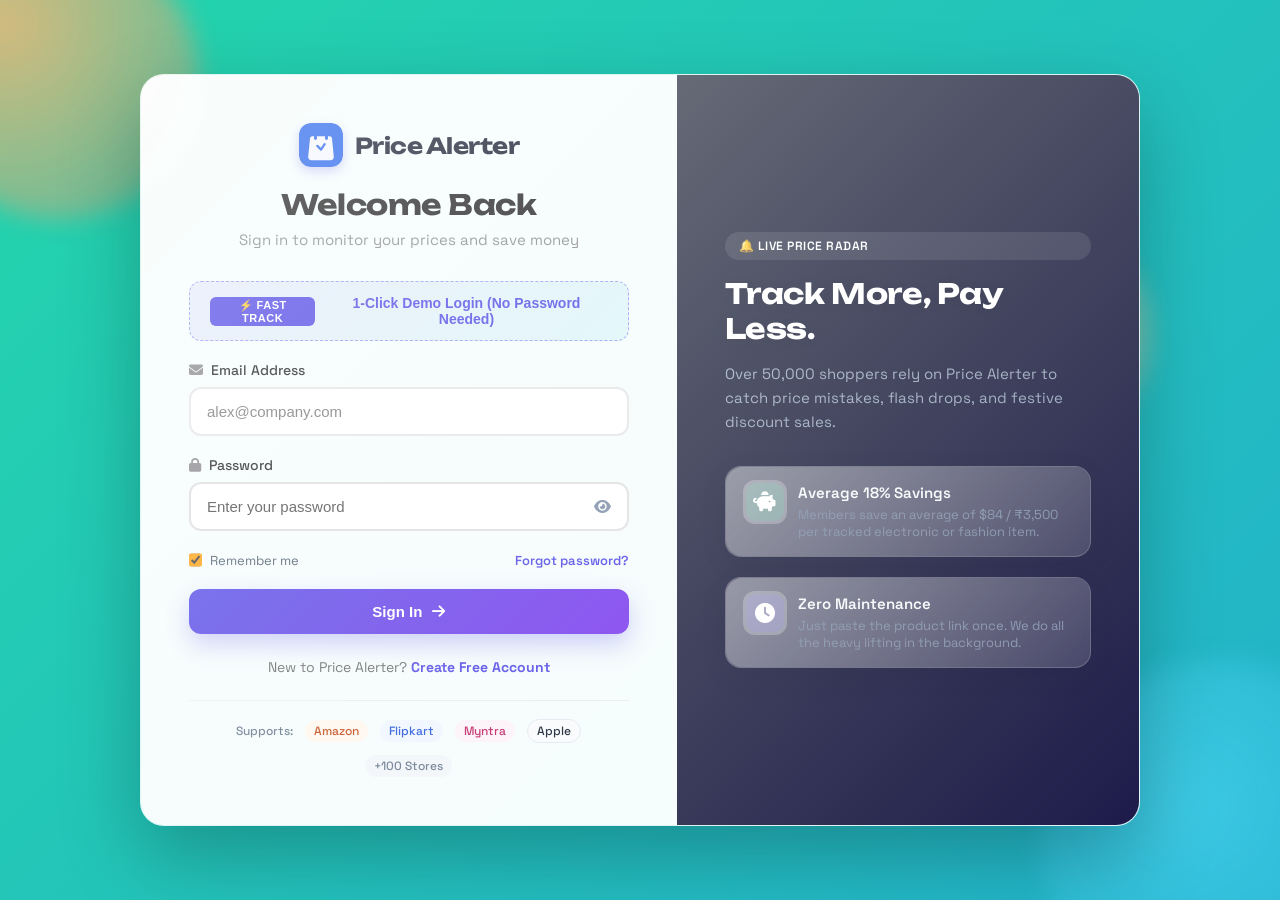
<file: login.html>
<!DOCTYPE html>
<html lang="en">
<head>
    <meta charset="UTF-8">
    <meta name="viewport" content="width=device-width, initial-scale=1.0, maximum-scale=1.0, user-scalable=no">
    <title>Sign In - Price Alerter | Access Your Trackers</title>

    <meta name="description" content="Sign in to your Price Alerter dashboard. Monitor your active price alerts across Amazon, Flipkart, Myntra, and more.">
    <meta name="keywords" content="price tracker login, price alert sign in, deal monitoring">
    <meta name="theme-color" content="#4f46e5">
    <meta name="apple-mobile-web-app-capable" content="yes">
    <meta name="apple-mobile-web-app-status-bar-style" content="black-translucent">
    <meta name="apple-mobile-web-app-title" content="Price Alerter">
    
    <link rel="icon" type="image/svg+xml" href="/static/logo.svg">
    <link rel="apple-touch-icon" href="/static/logo.svg">
    <link rel="manifest" href="/static/manifest.json">
    <link rel="stylesheet" href="/static/auth.css">
    
    <link rel="preconnect" href="https://fonts.googleapis.com">
    <link rel="preconnect" href="https://fonts.gstatic.com" crossorigin>
    <link href="https://fonts.googleapis.com/css2?family=Space+Grotesk:wght@400;500;600;700&family=Unbounded:wght@400;600;700&display=swap" rel="stylesheet">
    <link rel="stylesheet" href="https://cdnjs.cloudflare.com/ajax/libs/font-awesome/6.4.0/css/all.min.css">
</head>
<body>
    <div class="scene">
        <div class="orb orb-1"></div>
        <div class="orb orb-2"></div>
        <div class="orb orb-3"></div>
        <div class="grid"></div>
    </div>

    <div class="auth-container tilt-root" data-tilt="4">
        <div class="auth-card">
            <div class="auth-header">
                <a href="index.html" class="app-brand-mark" style="text-decoration:none;">
                    <img src="/static/logo.svg" alt="Price Alerter Logo">
                    <span style="font-family:'Unbounded',sans-serif;font-weight:700;font-size:22px;color:#0f172a;letter-spacing:-0.5px;">Price Alerter</span>
                </a>
                <h1>Welcome Back</h1>
                <p>Sign in to monitor your prices and save money</p>
            </div>

            <!-- Instant Demo Quick Button -->
            <button type="button" class="demo-login-btn" id="demo-login-btn">
                <span class="demo-badge-pill">⚡ Fast Track</span>
                <span>1-Click Demo Login (No Password Needed)</span>
            </button>

            <form id="login-form" class="auth-form" novalidate>
                <div class="form-group">
                    <label for="login-email"><i class="fa fa-envelope"></i> Email Address</label>
                    <input type="email" id="login-email" name="email" placeholder="alex@company.com" autocomplete="email" required>
                </div>

                <div class="form-group">
                    <label for="login-password"><i class="fa fa-lock"></i> Password</label>
                    <div class="input-with-action">
                        <input type="password" id="login-password" name="password" placeholder="Enter your password" autocomplete="current-password" required>
                        <button type="button" class="toggle-password" data-target="login-password" title="Show/Hide Password">
                            <i class="fa fa-eye"></i>
                        </button>
                    </div>
                </div>

                <div class="form-options" style="display:flex;justify-content:space-between;align-items:center;margin-bottom:20px;">
                    <label class="checkbox-label" style="display:flex;align-items:center;gap:8px;font-size:13px;color:#475569;cursor:pointer;">
                        <input type="checkbox" id="remember" checked style="width:auto;margin:0;">
                        <span>Remember me</span>
                    </label>
                    <a href="forgot-password.html" style="font-size:13px;color:#4f46e5;font-weight:600;text-decoration:none;">Forgot password?</a>
                </div>

                <div id="error-message" class="error-message" style="display:none;background:#fef2f2;border:1px solid #fecaca;color:#b91c1c;padding:10px 14px;border-radius:10px;font-size:13px;margin:14px 0;"></div>

                <button type="submit" class="auth-btn" id="login-btn" style="width:100%;padding:14px;background:linear-gradient(135deg,#4f46e5 0%,#7c3aed 100%);color:white;border:none;border-radius:12px;font-weight:700;font-size:15px;cursor:pointer;display:flex;align-items:center;justify-content:center;gap:10px;box-shadow:0 10px 25px rgba(79,70,229,0.3);transition:all 0.2s;">
                    <span>Sign In</span>
                    <i class="fa fa-arrow-right"></i>
                </button>
            </form>

            <div class="auth-footer" style="text-align:center;margin-top:20px;font-size:14px;color:#64748b;">
                <p>New to Price Alerter? <a href="signup.html" style="color:#4f46e5;font-weight:700;text-decoration:none;">Create Free Account</a></p>
            </div>

            <!-- Supported platforms strip -->
            <div class="supported-platforms-strip">
                <span>Supports:</span>
                <span class="store-chip-tag amz">Amazon</span>
                <span class="store-chip-tag fk">Flipkart</span>
                <span class="store-chip-tag myn">Myntra</span>
                <span class="store-chip-tag apl">Apple</span>
                <span class="store-chip-tag">+100 Stores</span>
            </div>
        </div>

        <div class="auth-features" style="flex:1;background:linear-gradient(135deg,#0f172a 0%,#1e1b4b 100%);color:white;padding:48px;display:flex;flex-direction:column;justify-content:center;">
            <div style="display:inline-block;background:rgba(255,255,255,0.1);padding:6px 14px;border-radius:20px;font-size:12px;font-weight:600;margin-bottom:16px;letter-spacing:0.5px;">
                🔔 LIVE PRICE RADAR
            </div>
            <h2 style="font-size:28px;font-weight:700;line-height:1.25;margin-bottom:16px;">Track More, Pay Less.</h2>
            <p style="color:#94a3b8;font-size:15px;line-height:1.6;margin-bottom:32px;">Over 50,000 shoppers rely on Price Alerter to catch price mistakes, flash drops, and festive discount sales.</p>
            
            <div class="features-list" style="display:flex;flex-direction:column;gap:20px;">
                <div class="feature" style="display:flex;gap:14px;align-items:flex-start;">
                    <div style="width:38px;height:38px;border-radius:10px;background:rgba(16,185,129,0.25);display:flex;align-items:center;justify-content:center;color:#34d399;font-size:16px;flex-shrink:0;">
                        <i class="fa fa-piggy-bank"></i>
                    </div>
                    <div>
                        <h4 style="font-size:15px;font-weight:600;color:#f8fafc;margin-bottom:4px;">Average 18% Savings</h4>
                        <p style="font-size:13px;color:#94a3b8;margin:0;">Members save an average of $84 / ₹3,500 per tracked electronic or fashion item.</p>
                    </div>
                </div>

                <div class="feature" style="display:flex;gap:14px;align-items:flex-start;">
                    <div style="width:38px;height:38px;border-radius:10px;background:rgba(79,70,229,0.25);display:flex;align-items:center;justify-content:center;color:#818cf8;font-size:16px;flex-shrink:0;">
                        <i class="fa fa-clock"></i>
                    </div>
                    <div>
                        <h4 style="font-size:15px;font-weight:600;color:#f8fafc;margin-bottom:4px;">Zero Maintenance</h4>
                        <p style="font-size:13px;color:#94a3b8;margin:0;">Just paste the product link once. We do all the heavy lifting in the background.</p>
                    </div>
                </div>
            </div>
        </div>
    </div>

    <script src="/static/auth.js"></script>
</body>
</html>
</file>
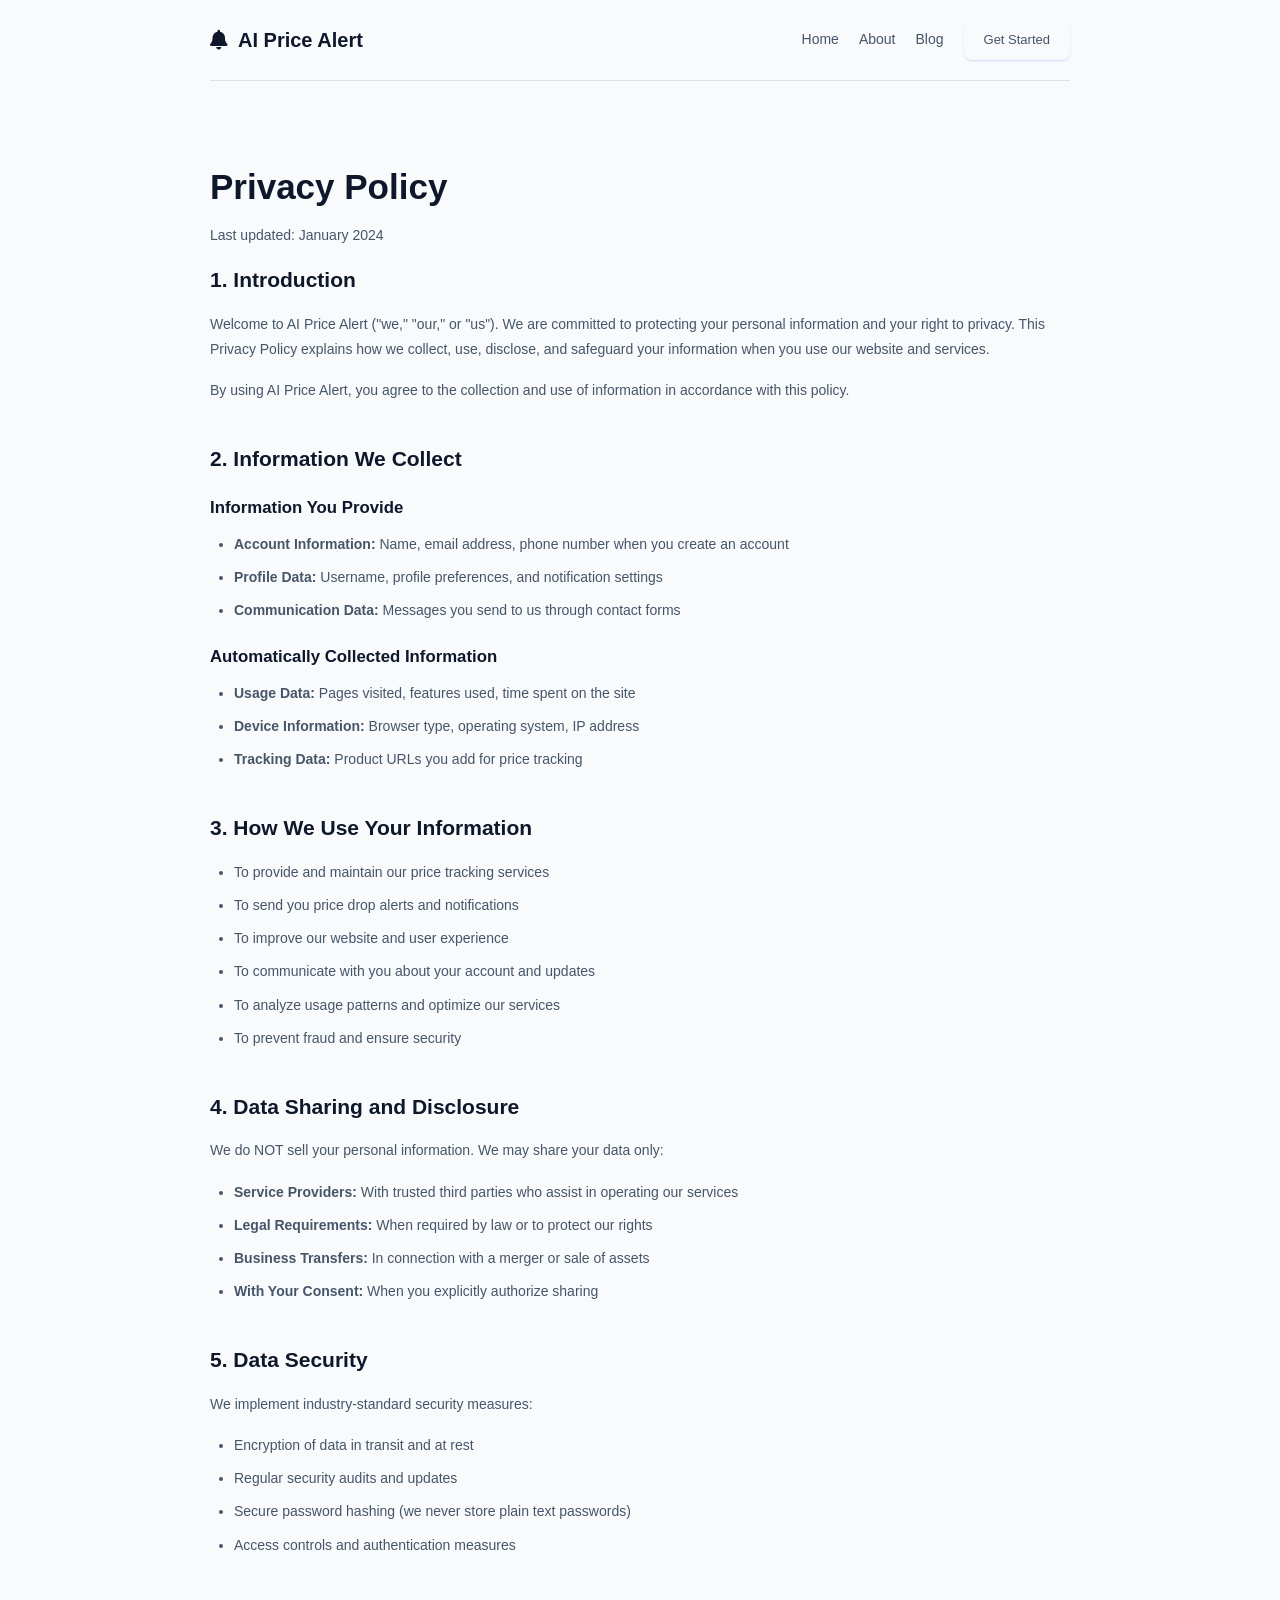
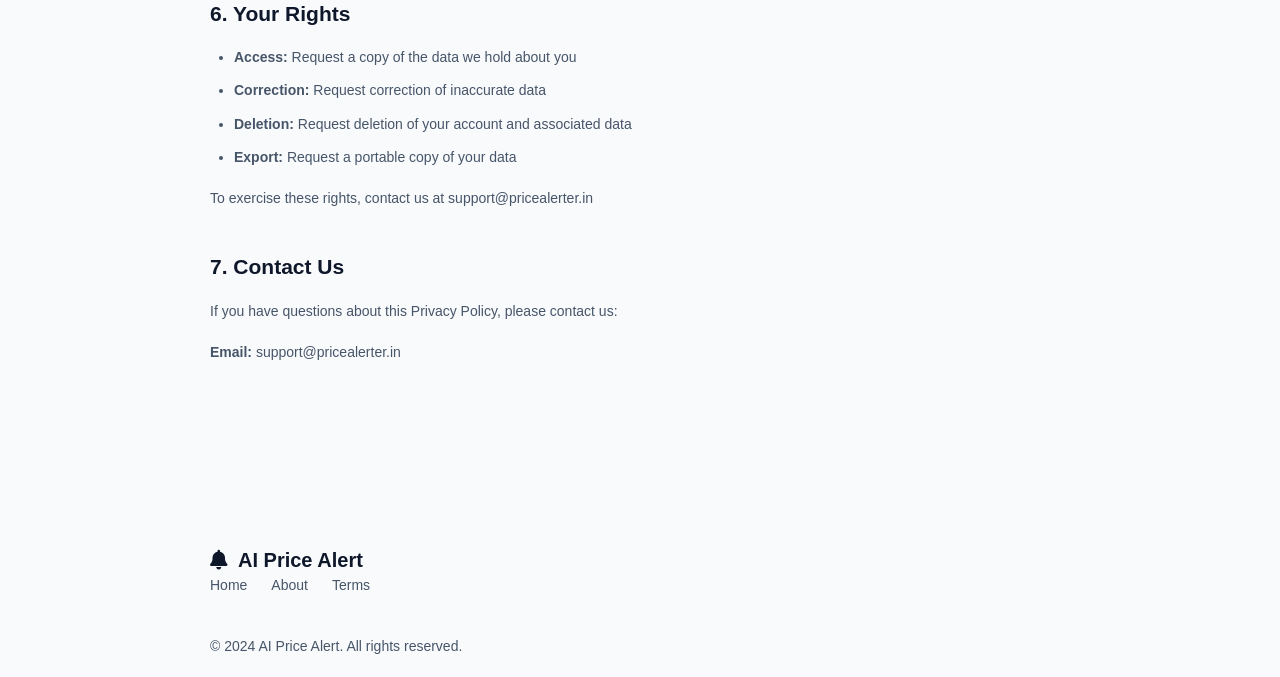
<file: privacy.html>
<!DOCTYPE html>
<html lang="en">
<head>
    <meta charset="UTF-8">
    <meta name="viewport" content="width=device-width, initial-scale=1.0">
    <meta name="description" content="AI Price Alert Privacy Policy - Learn how we protect your data and privacy.">
    <title>Privacy Policy - AI Price Alert</title>
    <link rel="stylesheet" href="/static/style.css">
    <link rel="preconnect" href="https://fonts.googleapis.com">
    <link href="https://fonts.googleapis.com/css2?family=Space+Grotesk:wght@400;500;600;700&family=Unbounded:wght@400;600;700&display=swap" rel="stylesheet">
    <link rel="stylesheet" href="https://cdnjs.cloudflare.com/ajax/libs/font-awesome/6.4.0/css/all.min.css">
    <link rel="icon" href="data:image/svg+xml,<svg xmlns='http://www.w3.org/2000/svg' viewBox='0 0 100 100'><text y='.9em' font-size='90'>🔔</text></svg>
</head>
<body>
    <div class="scene">
        <div class="orb orb-1"></div>
        <div class="orb orb-2"></div>
        <div class="orb orb-3"></div>
        <div class="grid"></div>

    <div class="content-page">
        <header class="page-header">
            <div class="logo">
                <i class="fa fa-bell"></i>
                <span>AI Price Alert</span>
            </div>
            <nav class="page-nav">
                <a href="index.html">Home</a>
                <a href="about.html">About</a>
                <a href="blog.html">Blog</a>
                <a href="signup.html" class="btn-primary">Get Started</a>
            </nav>
        </header>

        <main class="page-content legal-content">
            <h1>Privacy Policy</h1>
            <p class="last-updated">Last updated: January 2024</p>

            <section>
                <h2>1. Introduction</h2>
                <p>Welcome to AI Price Alert ("we," "our," or "us"). We are committed to protecting your personal information and your right to privacy. This Privacy Policy explains how we collect, use, disclose, and safeguard your information when you use our website and services.</p>
                <p>By using AI Price Alert, you agree to the collection and use of information in accordance with this policy.</p>
            </section>

            <section>
                <h2>2. Information We Collect</h2>
                <h3>Information You Provide</h3>
                <ul>
                    <li><strong>Account Information:</strong> Name, email address, phone number when you create an account</li>
                    <li><strong>Profile Data:</strong> Username, profile preferences, and notification settings</li>
                    <li><strong>Communication Data:</strong> Messages you send to us through contact forms</li>
                </ul>
                <h3>Automatically Collected Information</h3>
                <ul>
                    <li><strong>Usage Data:</strong> Pages visited, features used, time spent on the site</li>
                    <li><strong>Device Information:</strong> Browser type, operating system, IP address</li>
                    <li><strong>Tracking Data:</strong> Product URLs you add for price tracking</li>
                </ul>
            </section>

            <section>
                <h2>3. How We Use Your Information</h2>
                <ul>
                    <li>To provide and maintain our price tracking services</li>
                    <li>To send you price drop alerts and notifications</li>
                    <li>To improve our website and user experience</li>
                    <li>To communicate with you about your account and updates</li>
                    <li>To analyze usage patterns and optimize our services</li>
                    <li>To prevent fraud and ensure security</li>
                </ul>
            </section>

            <section>
                <h2>4. Data Sharing and Disclosure</h2>
                <p>We do NOT sell your personal information. We may share your data only:</p>
                <ul>
                    <li><strong>Service Providers:</strong> With trusted third parties who assist in operating our services</li>
                    <li><strong>Legal Requirements:</strong> When required by law or to protect our rights</li>
                    <li><strong>Business Transfers:</strong> In connection with a merger or sale of assets</li>
                    <li><strong>With Your Consent:</strong> When you explicitly authorize sharing</li>
                </ul>
            </section>

            <section>
                <h2>5. Data Security</h2>
                <p>We implement industry-standard security measures:</p>
                <ul>
                    <li>Encryption of data in transit and at rest</li>
                    <li>Regular security audits and updates</li>
                    <li>Secure password hashing (we never store plain text passwords)</li>
                    <li>Access controls and authentication measures</li>
                </ul>
            </section>

            <section>
                <h2>6. Your Rights</h2>
                <ul>
                    <li><strong>Access:</strong> Request a copy of the data we hold about you</li>
                    <li><strong>Correction:</strong> Request correction of inaccurate data</li>
                    <li><strong>Deletion:</strong> Request deletion of your account and associated data</li>
                    <li><strong>Export:</strong> Request a portable copy of your data</li>
                </ul>
                <p>To exercise these rights, contact us at support@pricealerter.in</p>
            </section>

            <section>
                <h2>7. Contact Us</h2>
                <p>If you have questions about this Privacy Policy, please contact us:</p>
                <p><strong>Email:</strong> support@pricealerter.in</p>
            </section>
        </main>

        <footer class="page-footer">
            <div class="footer-content">
                <div class="footer-brand">
                    <div class="logo">
                        <i class="fa fa-bell"></i>
                        <span>AI Price Alert</span>
                    </div>
                <div class="footer-links">
                    <a href="index.html">Home</a>
                    <a href="about.html">About</a>
                    <a href="terms.html">Terms</a>
                </div>
            <div class="footer-bottom">
                <p>&copy; 2024 AI Price Alert. All rights reserved.</p>
            </div>
        </footer>
    </div>

    <style>
        .content-page { max-width: 900px; margin: 0 auto; padding: 0 20px; }
        .page-header { display: flex; justify-content: space-between; align-items: center; padding: 20px 0; border-bottom: 1px solid rgba(0,0,0,0.1); margin-bottom: 40px; }
        .logo { display: flex; align-items: center; gap: 10px; font-size: 20px; font-weight: 700; }
        .logo i { color: var(--accent-orange); }
        .page-nav { display: flex; align-items: center; gap: 20px; }
        .page-nav a { text-decoration: none; color: var(--text-secondary); font-weight: 500; }
        .page-nav a:hover { color: var(--accent-orange); }
        .btn-primary { background: var(--gradient-orange); color: white; padding: 10px 20px; border-radius: 8px; text-decoration: none; }
        .page-content { padding: 40px 0; }
        .page-content h1 { font-size: 2.5rem; margin-bottom: 10px; }
        .last-updated { color: var(--text-secondary); margin-bottom: 40px; }
        .legal-content section { margin-bottom: 40px; }
        .legal-content h2 { font-size: 1.5rem; margin-bottom: 16px; color: var(--text-main); }
        .legal-content h3 { font-size: 1.2rem; margin: 20px 0 12px; color: var(--text-main); }
        .legal-content p { color: var(--text-secondary); line-height: 1.8; margin-bottom: 16px; }
        .legal-content ul { padding-left: 24px; margin-bottom: 16px; }
        .legal-content li { color: var(--text-secondary); line-height: 1.8; margin-bottom: 8px; }
        .page-footer { border-top: 1px solid var(--border-color); padding: 40px 0 20px; margin-top: 60px; }
        .footer-content { display: flex; justify-content: space-between; align-items: center; flex-wrap: wrap; gap: 24px; }
        .footer-links { display: flex; gap: 24px; }
        .footer-links a { color: var(--text-secondary); text-decoration: none; }
        .footer-links a:hover { color: var(--accent-orange); }
        .footer-bottom { text-align: center; padding-top: 20px; margin-top: 20px; border-top: 1px solid var(--border-color); color: var(--text-secondary); }
        @media (max-width: 768px) {
            .page-header { flex-direction: column; gap: 16px; }
            .footer-content { flex-direction: column; text-align: center; }
        }
    </style>
</body>
</html>
</file>
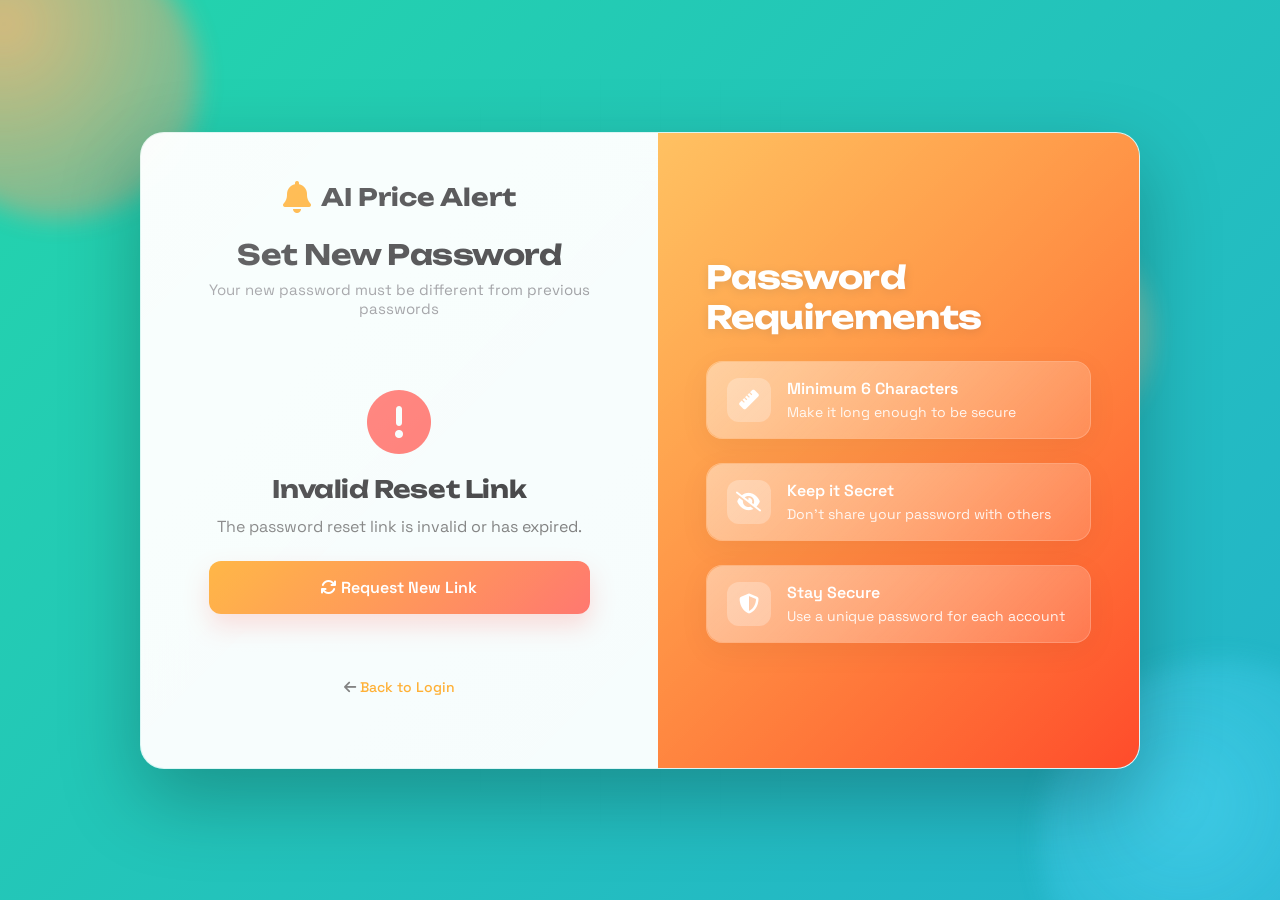
<file: reset-password.html>
<!DOCTYPE html>
<html lang="en">
<head>
    <meta charset="UTF-8">
    <meta name="viewport" content="width=device-width, initial-scale=1.0">
    <title>Reset Password - AI Price Alert</title>
    <link rel="stylesheet" href="/static/auth.css">
    <link rel="preconnect" href="https://fonts.googleapis.com">
    <link rel="preconnect" href="https://fonts.gstatic.com" crossorigin>
    <link href="https://fonts.googleapis.com/css2?family=Space+Grotesk:wght@400;500;600;700&family=Unbounded:wght@400;600;700&display=swap" rel="stylesheet">
    <link rel="stylesheet" href="https://cdnjs.cloudflare.com/ajax/libs/font-awesome/6.4.0/css/all.min.css">
    

    <!-- SEO Meta Tags -->
    <meta name="description" content="Track product prices across Amazon, Flipkart, Myntra and more. Get instant alerts when prices drop. Save money with AI-powered price monitoring.">
    <meta name="keywords" content="price alert, price tracker, price monitor, amazon price tracker, flipkart price alert, myntra price drop, shopping deals, price comparison, alert system">
    <meta name="author" content="Price Alerter AI">
    <meta name="robots" content="index, follow">
    <meta name="googlebot" content="index, follow">
    
    <!-- Open Graph / Facebook -->
    <meta property="og:type" content="website">
    <meta property="og:url" content="https://pricealerter.in/reset-password.html">
    <meta property="og:title" content="Price Alerter AI - Smart Price Tracking & Alerts">
    <meta property="og:description" content="Track product prices across Amazon, Flipkart, Myntra and more. Get instant alerts when prices drop. Save money with AI-powered price monitoring.">
    <meta property="og:image" content="https://pricealerterai.in/images/og-image.png">
    <meta property="og:site_name" content="Price Alerter AI">
    <meta property="og:locale" content="en_US">
    
    <!-- Twitter -->
    <meta property="twitter:card" content="summary_large_image">
    <meta property="twitter:url" content="https://pricealerter.in/reset-password.html">
    <meta property="twitter:title" content="Price Alerter AI - Smart Price Tracking & Alerts">
    <meta property="twitter:description" content="Track product prices across Amazon, Flipkart, Myntra and more. Get instant alerts when prices drop. Save money with AI-powered price monitoring.">
    <meta property="twitter:image" content="https://pricealerterai.in/images/og-image.png">
    
    <!-- Favicon -->
    <link rel="icon" type="image/x-icon" href="https://www.google.com/s2/favicons?domain=google.com&sz=32">
    <link rel="shortcut icon" type="image/x-icon" href="https://www.google.com/s2/favicons?domain=google.com&sz=32">
    <link rel="apple-touch-icon" sizes="32x32" href="https://www.google.com/s2/favicons?domain=google.com&sz=32">
    
    <!-- Canonical URL -->
    <link rel="canonical" href="https://pricealerter.in/reset-password.html">

</head>
<body>
    <div class="scene">
        <div class="orb orb-1"></div>
        <div class="orb orb-2"></div>
        <div class="orb orb-3"></div>
        <div class="grid"></div>
    </div>
    <div class="auth-container">
        <div class="auth-card">
            <div class="auth-header">
                <div class="logo">
                    <i class="fa fa-bell"></i>
                    <span>AI Price Alert</span>
                </div>
                <h1>Set New Password</h1>
                <p>Your new password must be different from previous passwords</p>
            </div>
            
            <form class="auth-form" id="reset-form">
                <div class="form-group">
                    <label for="password"><i class="fa fa-lock"></i> New Password</label>
                    <input type="password" id="password" name="password" placeholder="Enter new password" required minlength="6">
                </div>
                
                <div class="form-group">
                    <label for="confirm-password"><i class="fa fa-lock"></i> Confirm Password</label>
                    <input type="password" id="confirm-password" name="confirm_password" placeholder="Confirm new password" required>
                </div>
                
                <div id="error-message" class="error-message" style="display: none;">
                    <i class="fa fa-exclamation-circle"></i>
                    <span id="error-text"></span>
                </div>
                
                <button type="submit" class="auth-btn" id="submit-btn">
                    <i class="fa fa-key"></i> Reset Password
                </button>
            </form>
            
            <div class="auth-footer">
                <p><i class="fa fa-arrow-left"></i> <a href="login.html">Back to Login</a></p>
            </div>
        </div>
        
        <div class="auth-features">
            <h2>Password Requirements</h2>
            <div class="features-list">
                <div class="feature">
                    <i class="fa fa-ruler"></i>
                    <div>
                        <h4>Minimum 6 Characters</h4>
                        <p>Make it long enough to be secure</p>
                    </div>
                </div>
                <div class="feature">
                    <i class="fa fa-eye-slash"></i>
                    <div>
                        <h4>Keep it Secret</h4>
                        <p>Don't share your password with others</p>
                    </div>
                </div>
                <div class="feature">
                    <i class="fa fa-shield-halved"></i>
                    <div>
                        <h4>Stay Secure</h4>
                        <p>Use a unique password for each account</p>
                    </div>
                </div>
            </div>
        </div>
    </div>
    
    <script>
        // Get token from URL or template variable
        let resetToken = '';
        if (!resetToken) {
            const urlParams = new URLSearchParams(window.location.search);
            resetToken = urlParams.get('token');
        }

        if (!resetToken) {
            // Show error if no token
            document.querySelector('.auth-form').innerHTML = `
                <div style="text-align: center; padding: 40px 20px;">
                    <i class="fa fa-exclamation-circle" style="font-size: 64px; color: #ff5f57; margin-bottom: 20px;"></i>
                    <h2 style="margin-bottom: 12px;">Invalid Reset Link</h2>
                    <p style="color: #666; margin-bottom: 24px;">The password reset link is invalid or has expired.</p>
                    <a href="forgot-password.html" class="auth-btn" style="display: inline-block; text-decoration: none;">
                        <i class="fa fa-refresh"></i> Request New Link
                    </a>
                </div>
            `;
        }

        document.getElementById('reset-form').addEventListener('submit', async (e) => {
            e.preventDefault();
            
            const password = document.getElementById('password').value;
            const confirmPassword = document.getElementById('confirm-password').value;
            const submitBtn = document.getElementById('submit-btn');
            const errorDiv = document.getElementById('error-message');
            const errorText = document.getElementById('error-text');
            
            if (password !== confirmPassword) {
                errorText.textContent = 'Passwords do not match';
                errorDiv.style.display = 'flex';
                return;
            }
            
            if (password.length < 6) {
                errorText.textContent = 'Password must be at least 6 characters';
                errorDiv.style.display = 'flex';
                return;
            }
            
            submitBtn.disabled = true;
            submitBtn.innerHTML = '<i class="fa fa-spinner fa-spin"></i> Resetting...';
            errorDiv.style.display = 'none';
            
            try {
                const response = await fetch(`/reset-password?token=${resetToken}`, {
                    method: 'POST',
                    headers: { 'Content-Type': 'application/json' },
                    body: JSON.stringify({ password })
                });
                
                const data = await response.json();
                
                if (response.ok) {
                    // Show success message
                    document.querySelector('.auth-form').innerHTML = `
                        <div style="text-align: center; padding: 20px 0;">
                            <i class="fa fa-check-circle" style="font-size: 64px; color: #4caf50; margin-bottom: 20px;"></i>
                            <h2 style="margin-bottom: 12px;">Password Reset!</h2>
                            <p style="color: #666; margin-bottom: 24px;">Your password has been successfully reset</p>
                            <a href="login.html" class="auth-btn" style="display: inline-block; text-decoration: none;">
                                <i class="fa fa-sign-in"></i> Sign In
                            </a>
                        </div>
                    `;
                } else {
                    errorText.textContent = data.error || 'Failed to reset password';
                    errorDiv.style.display = 'flex';
                    submitBtn.disabled = false;
                    submitBtn.innerHTML = '<i class="fa fa-key"></i> Reset Password';
                }
            } catch (error) {
                errorText.textContent = 'An error occurred. Please try again.';
                errorDiv.style.display = 'flex';
                submitBtn.disabled = false;
                submitBtn.innerHTML = '<i class="fa fa-key"></i> Reset Password';
            }
        });
    </script>
</body>
</html>
</file>
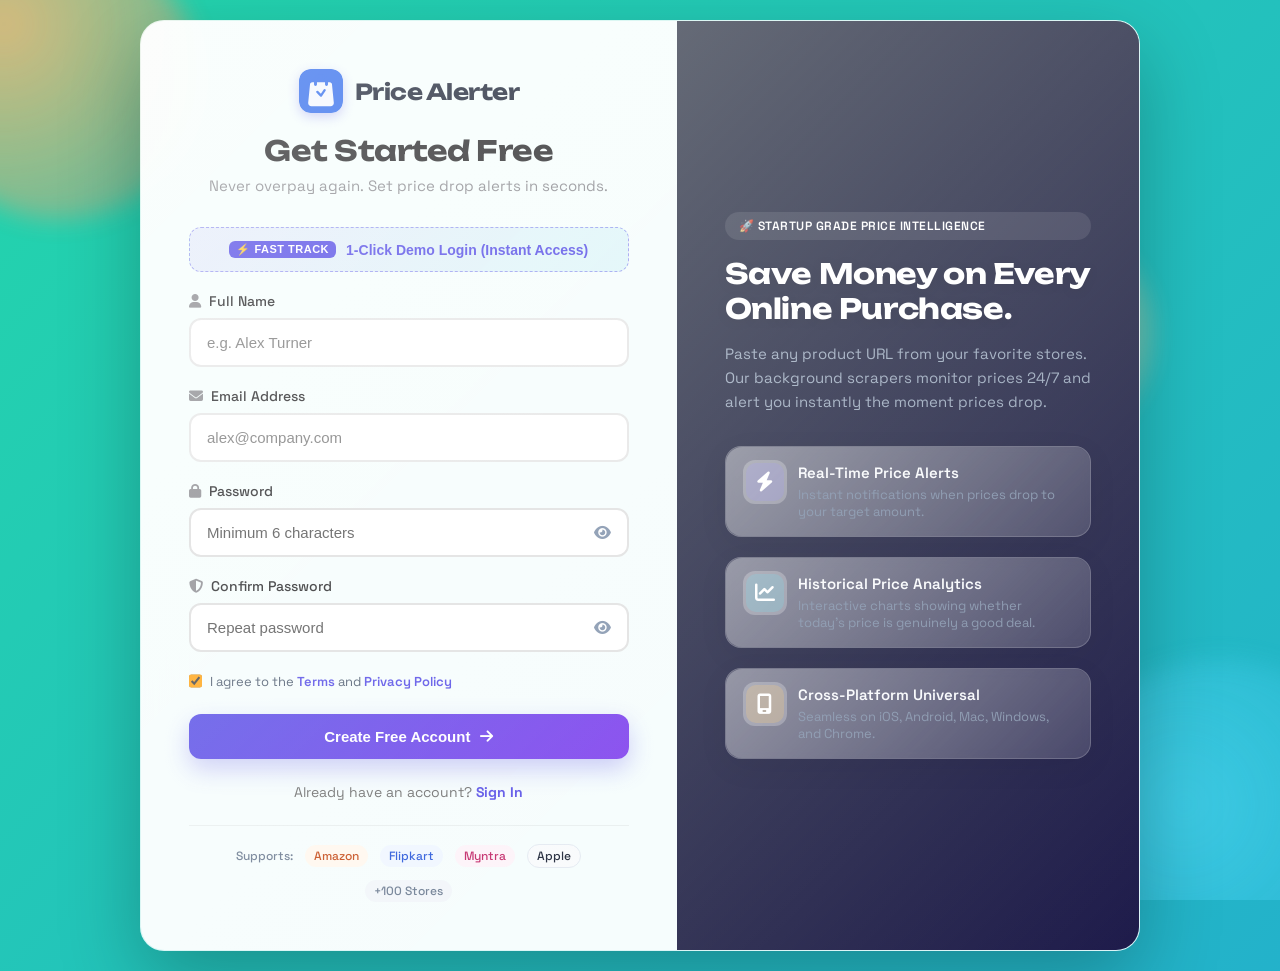
<file: signup.html>
<!DOCTYPE html>
<html lang="en">
<head>
    <meta charset="UTF-8">
    <meta name="viewport" content="width=device-width, initial-scale=1.0, maximum-scale=1.0, user-scalable=no">
    <title>Sign Up - Price Alerter | AI Smart Price Drop Tracker</title>

    <meta name="description" content="Create your free Price Alerter account. Track prices on Amazon, Flipkart, Myntra, and 100+ stores with instant price drop alerts.">
    <meta name="keywords" content="price tracker, price alert, sign up, amazon price drop, flipkart price alert, deal finder">
    <meta name="theme-color" content="#4f46e5">
    <meta name="apple-mobile-web-app-capable" content="yes">
    <meta name="apple-mobile-web-app-status-bar-style" content="black-translucent">
    <meta name="apple-mobile-web-app-title" content="Price Alerter">
    
    <link rel="icon" type="image/svg+xml" href="/static/logo.svg">
    <link rel="apple-touch-icon" href="/static/logo.svg">
    <link rel="manifest" href="/static/manifest.json">
    <link rel="stylesheet" href="/static/auth.css">
    
    <link rel="preconnect" href="https://fonts.googleapis.com">
    <link rel="preconnect" href="https://fonts.gstatic.com" crossorigin>
    <link href="https://fonts.googleapis.com/css2?family=Space+Grotesk:wght@400;500;600;700&family=Unbounded:wght@400;600;700&display=swap" rel="stylesheet">
    <link rel="stylesheet" href="https://cdnjs.cloudflare.com/ajax/libs/font-awesome/6.4.0/css/all.min.css">
</head>
<body>
    <div class="scene">
        <div class="orb orb-1"></div>
        <div class="orb orb-2"></div>
        <div class="orb orb-3"></div>
        <div class="grid"></div>
    </div>

    <div class="auth-container tilt-root" data-tilt="4">
        <div class="auth-card">
            <div class="auth-header">
                <a href="index.html" class="app-brand-mark" style="text-decoration:none;">
                    <img src="/static/logo.svg" alt="Price Alerter Logo">
                    <span style="font-family:'Unbounded',sans-serif;font-weight:700;font-size:22px;color:#0f172a;letter-spacing:-0.5px;">Price Alerter</span>
                </a>
                <h1>Get Started Free</h1>
                <p>Never overpay again. Set price drop alerts in seconds.</p>
            </div>

            <!-- Instant Demo Quick Button -->
            <button type="button" class="demo-login-btn" id="demo-login-btn">
                <span class="demo-badge-pill">⚡ Fast Track</span>
                <span>1-Click Demo Login (Instant Access)</span>
            </button>

            <!-- 1-Step Instant Signup Form -->
            <form id="signup-form" class="auth-form" novalidate>
                <div class="form-group">
                    <label for="username"><i class="fa fa-user"></i> Full Name</label>
                    <input type="text" id="username" name="username" placeholder="e.g. Alex Turner" autocomplete="name" required>
                </div>

                <div class="form-group">
                    <label for="email"><i class="fa fa-envelope"></i> Email Address</label>
                    <input type="email" id="email" name="email" placeholder="alex@company.com" autocomplete="email" required>
                </div>

                <div class="form-group">
                    <label for="password"><i class="fa fa-lock"></i> Password</label>
                    <div class="input-with-action">
                        <input type="password" id="password" name="password" placeholder="Minimum 6 characters" autocomplete="new-password" required>
                        <button type="button" class="toggle-password" data-target="password" title="Show/Hide Password">
                            <i class="fa fa-eye"></i>
                        </button>
                    </div>
                </div>

                <div class="form-group">
                    <label for="confirm_password"><i class="fa fa-shield-alt"></i> Confirm Password</label>
                    <div class="input-with-action">
                        <input type="password" id="confirm_password" name="confirm_password" placeholder="Repeat password" autocomplete="new-password" required>
                        <button type="button" class="toggle-password" data-target="confirm_password" title="Show/Hide Password">
                            <i class="fa fa-eye"></i>
                        </button>
                    </div>
                </div>

                <div class="form-options">
                    <label class="checkbox-label" style="display:flex;align-items:center;gap:8px;font-size:13px;color:#475569;cursor:pointer;">
                        <input type="checkbox" id="terms" checked required style="width:auto;margin:0;">
                        <span>I agree to the <a href="terms.html" style="color:#4f46e5;text-decoration:none;font-weight:600;">Terms</a> and <a href="privacy.html" style="color:#4f46e5;text-decoration:none;font-weight:600;">Privacy Policy</a></span>
                    </label>
                </div>

                <div id="error-message" class="error-message" style="display:none;background:#fef2f2;border:1px solid #fecaca;color:#b91c1c;padding:10px 14px;border-radius:10px;font-size:13px;margin:14px 0;"></div>

                <button type="submit" class="auth-btn" style="width:100%;padding:14px;background:linear-gradient(135deg,#4f46e5 0%,#7c3aed 100%);color:white;border:none;border-radius:12px;font-weight:700;font-size:15px;cursor:pointer;display:flex;align-items:center;justify-content:center;gap:10px;box-shadow:0 10px 25px rgba(79,70,229,0.3);transition:all 0.2s;">
                    <span>Create Free Account</span>
                    <i class="fa fa-arrow-right"></i>
                </button>
            </form>

            <div class="auth-footer" style="text-align:center;margin-top:20px;font-size:14px;color:#64748b;">
                <p>Already have an account? <a href="login.html" style="color:#4f46e5;font-weight:700;text-decoration:none;">Sign In</a></p>
            </div>

            <!-- Supported platforms strip -->
            <div class="supported-platforms-strip">
                <span>Supports:</span>
                <span class="store-chip-tag amz">Amazon</span>
                <span class="store-chip-tag fk">Flipkart</span>
                <span class="store-chip-tag myn">Myntra</span>
                <span class="store-chip-tag apl">Apple</span>
                <span class="store-chip-tag">+100 Stores</span>
            </div>
        </div>

        <div class="auth-features" style="flex:1;background:linear-gradient(135deg,#0f172a 0%,#1e1b4b 100%);color:white;padding:48px;display:flex;flex-direction:column;justify-content:center;">
            <div style="display:inline-block;background:rgba(255,255,255,0.1);padding:6px 14px;border-radius:20px;font-size:12px;font-weight:600;margin-bottom:16px;letter-spacing:0.5px;">
                🚀 STARTUP GRADE PRICE INTELLIGENCE
            </div>
            <h2 style="font-size:28px;font-weight:700;line-height:1.25;margin-bottom:16px;">Save Money on Every Online Purchase.</h2>
            <p style="color:#94a3b8;font-size:15px;line-height:1.6;margin-bottom:32px;">Paste any product URL from your favorite stores. Our background scrapers monitor prices 24/7 and alert you instantly the moment prices drop.</p>
            
            <div class="features-list" style="display:flex;flex-direction:column;gap:20px;">
                <div class="feature" style="display:flex;gap:14px;align-items:flex-start;">
                    <div style="width:38px;height:38px;border-radius:10px;background:rgba(79,70,229,0.25);display:flex;align-items:center;justify-content:center;color:#818cf8;font-size:16px;flex-shrink:0;">
                        <i class="fa fa-bolt"></i>
                    </div>
                    <div>
                        <h4 style="font-size:15px;font-weight:600;color:#f8fafc;margin-bottom:4px;">Real-Time Price Alerts</h4>
                        <p style="font-size:13px;color:#94a3b8;margin:0;">Instant notifications when prices drop to your target amount.</p>
                    </div>
                </div>

                <div class="feature" style="display:flex;gap:14px;align-items:flex-start;">
                    <div style="width:38px;height:38px;border-radius:10px;background:rgba(6,182,212,0.25);display:flex;align-items:center;justify-content:center;color:#38bdf8;font-size:16px;flex-shrink:0;">
                        <i class="fa fa-chart-line"></i>
                    </div>
                    <div>
                        <h4 style="font-size:15px;font-weight:600;color:#f8fafc;margin-bottom:4px;">Historical Price Analytics</h4>
                        <p style="font-size:13px;color:#94a3b8;margin:0;">Interactive charts showing whether today's price is genuinely a good deal.</p>
                    </div>
                </div>

                <div class="feature" style="display:flex;gap:14px;align-items:flex-start;">
                    <div style="width:38px;height:38px;border-radius:10px;background:rgba(245,158,11,0.25);display:flex;align-items:center;justify-content:center;color:#fbbf24;font-size:16px;flex-shrink:0;">
                        <i class="fa fa-mobile-screen"></i>
                    </div>
                    <div>
                        <h4 style="font-size:15px;font-weight:600;color:#f8fafc;margin-bottom:4px;">Cross-Platform Universal</h4>
                        <p style="font-size:13px;color:#94a3b8;margin:0;">Seamless on iOS, Android, Mac, Windows, and Chrome.</p>
                    </div>
                </div>
            </div>
        </div>
    </div>

    <script src="/static/auth.js"></script>
</body>
</html>
</file>
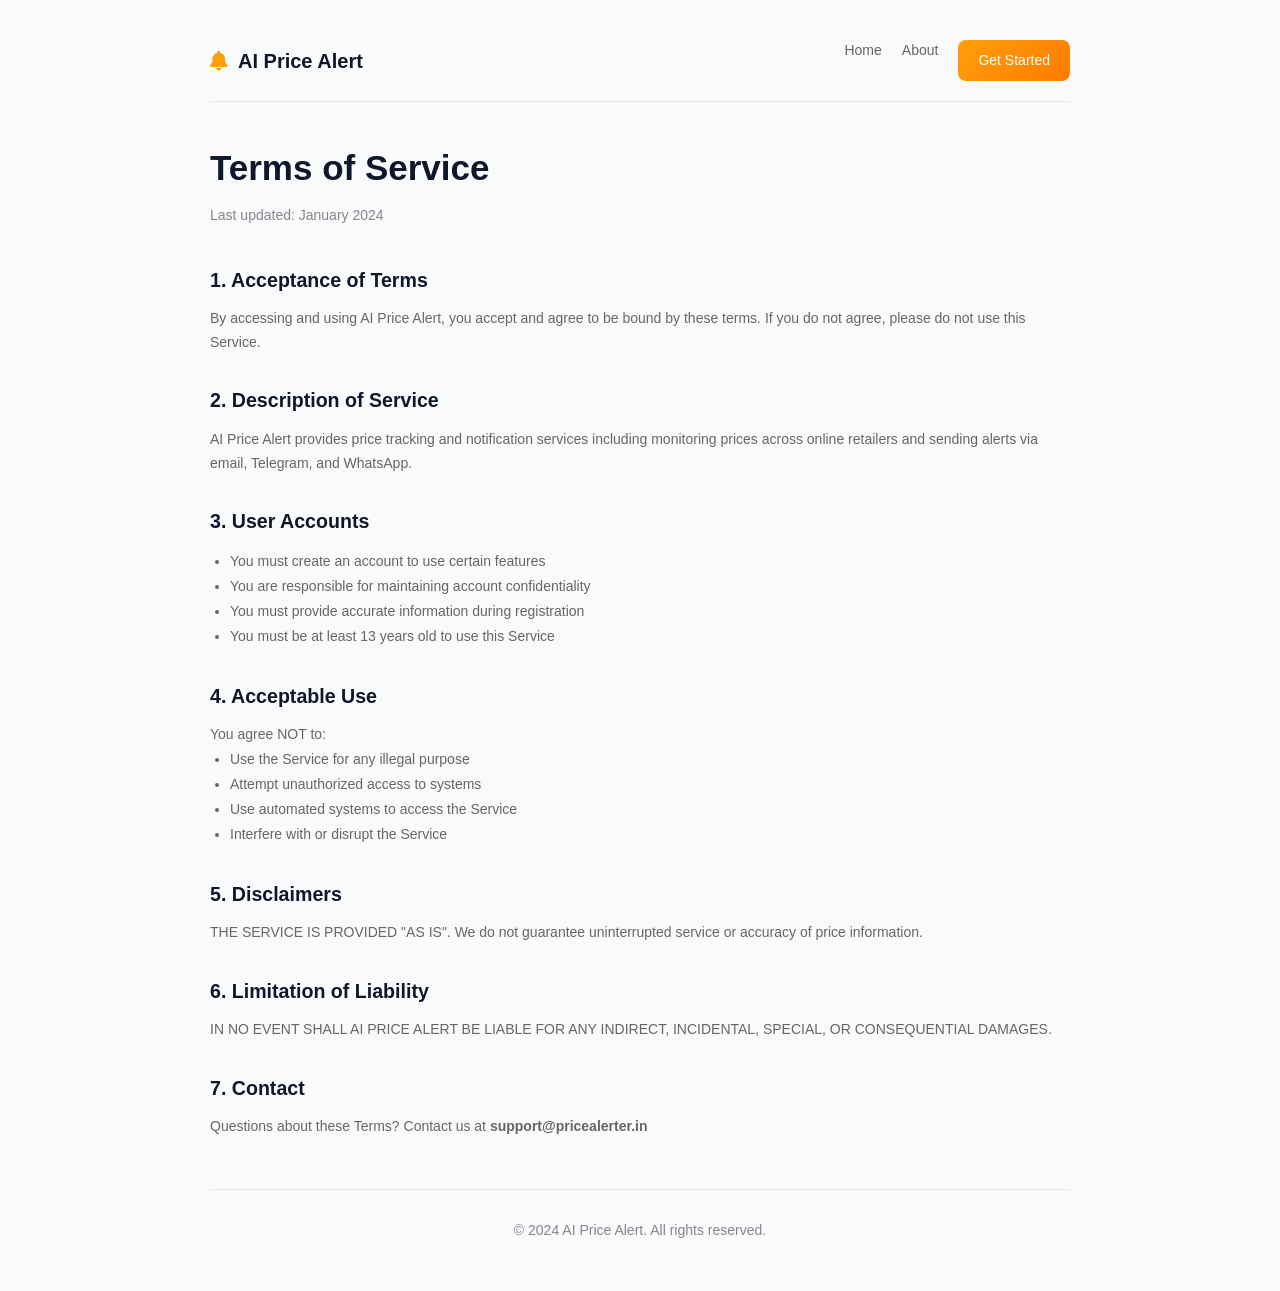
<file: terms.html>
<!DOCTYPE html>
<html lang="en">
<head>
    <meta charset="UTF-8">
    <meta name="viewport" content="width=device-width, initial-scale=1.0">
    <title>Terms of Service - AI Price Alert</title>
    <link rel="stylesheet" href="/static/style.css">
    <link rel="preconnect" href="https://fonts.googleapis.com">
    <link href="https://fonts.googleapis.com/css2?family=Space+Grotesk:wght@400;500;600;700&display=swap" rel="stylesheet">
    <link rel="stylesheet" href="https://cdnjs.cloudflare.com/ajax/libs/font-awesome/6.4.0/css/all.min.css">

    <!-- SEO Meta Tags -->
    <meta name="description" content="Track product prices across Amazon, Flipkart, Myntra and more. Get instant alerts when prices drop. Save money with AI-powered price monitoring.">
    <meta name="keywords" content="price alert, price tracker, price monitor, amazon price tracker, flipkart price alert, myntra price drop, shopping deals, price comparison, alert system">
    <meta name="author" content="Price Alerter AI">
    <meta name="robots" content="index, follow">
    <meta name="googlebot" content="index, follow">
    
    <!-- Open Graph / Facebook -->
    <meta property="og:type" content="website">
    <meta property="og:url" content="https://pricealerter.in/terms.html">
    <meta property="og:title" content="Price Alerter AI - Smart Price Tracking & Alerts">
    <meta property="og:description" content="Track product prices across Amazon, Flipkart, Myntra and more. Get instant alerts when prices drop. Save money with AI-powered price monitoring.">
    <meta property="og:image" content="https://pricealerterai.in/images/og-image.png">
    <meta property="og:site_name" content="Price Alerter AI">
    <meta property="og:locale" content="en_US">
    
    <!-- Twitter -->
    <meta property="twitter:card" content="summary_large_image">
    <meta property="twitter:url" content="https://pricealerter.in/terms.html">
    <meta property="twitter:title" content="Price Alerter AI - Smart Price Tracking & Alerts">
    <meta property="twitter:description" content="Track product prices across Amazon, Flipkart, Myntra and more. Get instant alerts when prices drop. Save money with AI-powered price monitoring.">
    <meta property="twitter:image" content="https://pricealerterai.in/images/og-image.png">
    
    <!-- Favicon -->
    <link rel="icon" type="image/x-icon" href="https://www.google.com/s2/favicons?domain=google.com&sz=32">
    <link rel="shortcut icon" type="image/x-icon" href="https://www.google.com/s2/favicons?domain=google.com&sz=32">
    <link rel="apple-touch-icon" sizes="32x32" href="https://www.google.com/s2/favicons?domain=google.com&sz=32">
    
    <!-- Canonical URL -->
    <link rel="canonical" href="https://pricealerter.in/terms.html">

</head>
<body>
    <div class="content-page" style="max-width: 900px; margin: 0 auto; padding: 20px;">
        <header style="display: flex; justify-content: space-between; align-items: center; padding: 20px 0; border-bottom: 1px solid #e5e5e5; margin-bottom: 40px;">
            <div class="logo" style="display: flex; align-items: center; gap: 10px; font-size: 20px; font-weight: 700;">
                <i class="fa fa-bell" style="color: #ff9f0a;"></i>
                <span>AI Price Alert</span>
            </div>
            <nav style="display: flex; gap: 20px;">
                <a href="index.html" style="text-decoration: none; color: #666;">Home</a>
                <a href="about.html" style="text-decoration: none; color: #666;">About</a>
                <a href="signup.html" style="background: linear-gradient(135deg, #ff9f0a, #ff7b00); color: white; padding: 10px 20px; border-radius: 8px; text-decoration: none;">Get Started</a>
            </nav>
        </header>
        <main>
            <h1 style="font-size: 2.5rem; margin-bottom: 10px;">Terms of Service</h1>
            <p style="color: #86868b; margin-bottom: 40px;">Last updated: January 2024</p>
            <section style="margin-bottom: 32px;">
                <h2 style="font-size: 1.4rem; margin-bottom: 12px;">1. Acceptance of Terms</h2>
                <p style="color: #666; line-height: 1.7;">By accessing and using AI Price Alert, you accept and agree to be bound by these terms. If you do not agree, please do not use this Service.</p>
            </section>
            <section style="margin-bottom: 32px;">
                <h2 style="font-size: 1.4rem; margin-bottom: 12px;">2. Description of Service</h2>
                <p style="color: #666; line-height: 1.7;">AI Price Alert provides price tracking and notification services including monitoring prices across online retailers and sending alerts via email, Telegram, and WhatsApp.</p>
            </section>
            <section style="margin-bottom: 32px;">
                <h2 style="font-size: 1.4rem; margin-bottom: 12px;">3. User Accounts</h2>
                <ul style="color: #666; line-height: 1.8; padding-left: 20px;">
                    <li>You must create an account to use certain features</li>
                    <li>You are responsible for maintaining account confidentiality</li>
                    <li>You must provide accurate information during registration</li>
                    <li>You must be at least 13 years old to use this Service</li>
                </ul>
            </section>
            <section style="margin-bottom: 32px;">
                <h2 style="font-size: 1.4rem; margin-bottom: 12px;">4. Acceptable Use</h2>
                <p style="color: #666; line-height: 1.7;">You agree NOT to:</p>
                <ul style="color: #666; line-height: 1.8; padding-left: 20px;">
                    <li>Use the Service for any illegal purpose</li>
                    <li>Attempt unauthorized access to systems</li>
                    <li>Use automated systems to access the Service</li>
                    <li>Interfere with or disrupt the Service</li>
                </ul>
            </section>
            <section style="margin-bottom: 32px;">
                <h2 style="font-size: 1.4rem; margin-bottom: 12px;">5. Disclaimers</h2>
                <p style="color: #666; line-height: 1.7;">THE SERVICE IS PROVIDED "AS IS". We do not guarantee uninterrupted service or accuracy of price information.</p>
            </section>
            <section style="margin-bottom: 32px;">
                <h2 style="font-size: 1.4rem; margin-bottom: 12px;">6. Limitation of Liability</h2>
                <p style="color: #666; line-height: 1.7;">IN NO EVENT SHALL AI PRICE ALERT BE LIABLE FOR ANY INDIRECT, INCIDENTAL, SPECIAL, OR CONSEQUENTIAL DAMAGES.</p>
            </section>
            <section style="margin-bottom: 32px;">
                <h2 style="font-size: 1.4rem; margin-bottom: 12px;">7. Contact</h2>
                <p style="color: #666; line-height: 1.7;">Questions about these Terms? Contact us at <strong>support@pricealerter.in</strong></p>
            </section>
        </main>
        <footer style="border-top: 1px solid #e5e5e5; padding: 30px 0; margin-top: 50px; text-align: center; color: #86868b;">
            <p>&copy; 2024 AI Price Alert. All rights reserved.</p>
        </footer>
    </div>
</body>
</html>
</file>
<file: static/style.css>
/* ==========================================================================
   PRICE ALERTER - MODERN FINTECH & E-COMMERCE DESIGN SYSTEM
   Pixel-perfect parity with PC & Mobile UI/UX Figma Specifications
   ========================================================================== */

:root {
  /* Core Brand Colors */
  --primary: #2563eb;
  --primary-hover: #1d4ed8;
  --primary-light: #eff6ff;
  --primary-border: #bfdbfe;
  
  /* Accent & Status Colors */
  --success: #10b981;
  --success-dark: #059669;
  --success-light: #ecfdf5;
  --success-border: #a7f3d0;
  
  --danger: #ef4444;
  --danger-dark: #dc2626;
  --danger-light: #fff1f2;
  --danger-border: #fecdd3;
  
  --warning: #f59e0b;
  --warning-light: #fffbeb;
  --warning-border: #fde68a;

  /* Neutral Light Palette */
  --bg-page: #f8fafc;
  --bg-card: #ffffff;
  --bg-card-hover: #fcfdfe;
  --bg-muted: #f1f5f9;
  --bg-input: #ffffff;
  
  --text-primary: #0f172a;
  --text-secondary: #475569;
  --text-muted: #94a3b8;
  
  --border: #e2e8f0;
  --border-focus: #2563eb;
  
  /* Desktop Dark Sidebar */
  --sidebar-bg: #0f172a;
  --sidebar-text: #94a3b8;
  --sidebar-hover: #1e293b;
  --sidebar-active-bg: #2563eb;
  --sidebar-active-text: #ffffff;
  --sidebar-border: #1e293b;

  /* Shadows & Radius */
  --radius-sm: 8px;
  --radius-md: 12px;
  --radius-lg: 16px;
  --radius-xl: 20px;
  --radius-full: 9999px;
  
  --shadow-xs: 0 1px 2px 0 rgba(0, 0, 0, 0.04);
  --shadow-sm: 0 1px 3px 0 rgba(0, 0, 0, 0.06), 0 1px 2px -1px rgba(0, 0, 0, 0.04);
  --shadow-md: 0 4px 6px -1px rgba(0, 0, 0, 0.06), 0 2px 4px -2px rgba(0, 0, 0, 0.04);
  --shadow-lg: 0 10px 15px -3px rgba(0, 0, 0, 0.08), 0 4px 6px -4px rgba(0, 0, 0, 0.03);
  --shadow-modal: 0 25px 50px -12px rgba(0, 0, 0, 0.25);

  --font-sans: -apple-system, BlinkMacSystemFont, 'Inter', 'Segoe UI', Roboto, Helvetica, Arial, sans-serif;
  --transition: all 0.2s cubic-bezier(0.4, 0, 0.2, 1);
}

/* Dark Theme Overrides */
body.dark-mode {
  --bg-page: #0b0f19;
  --bg-card: #151e2e;
  --bg-card-hover: #1b263b;
  --bg-muted: #1e293b;
  --bg-input: #101623;
  
  --text-primary: #f8fafc;
  --text-secondary: #cbd5e1;
  --text-muted: #64748b;
  
  --border: #1e293b;
  --border-focus: #3b82f6;
  
  --sidebar-bg: #070a12;
  --sidebar-hover: #111726;
  --sidebar-border: #151e2e;
  
  --shadow-sm: 0 1px 3px 0 rgba(0, 0, 0, 0.4);
  --shadow-md: 0 4px 10px rgba(0, 0, 0, 0.5);
}

/* ==========================================================================
   RESET & BASE STYLES
   ========================================================================== */
* {
  margin: 0;
  padding: 0;
  box-sizing: border-box;
  -webkit-font-smoothing: antialiased;
}

html, body {
  width: 100%;
  min-height: 100vh;
  font-family: var(--font-sans);
  background-color: var(--bg-page);
  color: var(--text-primary);
  line-height: 1.5;
  font-size: 14px;
}

button, input, select, textarea {
  font-family: inherit;
  font-size: inherit;
}

a {
  color: var(--primary);
  text-decoration: none;
  transition: var(--transition);
}
a:hover {
  text-decoration: underline;
}

/* Custom scrollbar */
::-webkit-scrollbar {
  width: 6px;
  height: 6px;
}
::-webkit-scrollbar-track {
  background: transparent;
}
::-webkit-scrollbar-thumb {
  background: var(--border);
  border-radius: var(--radius-full);
}

/* ==========================================================================
   DESKTOP APP LAYOUT (Sidebar + Main Content Area)
   ========================================================================== */
.app-container {
  display: flex;
  min-height: 100vh;
  width: 100%;
}

/* Desktop Sidebar */
.desktop-sidebar {
  width: 240px;
  background-color: var(--sidebar-bg);
  border-right: 1px solid var(--sidebar-border);
  display: flex;
  flex-direction: column;
  position: fixed;
  top: 0;
  bottom: 0;
  left: 0;
  z-index: 100;
  padding: 24px 16px;
  transition: var(--transition);
}

.sidebar-brand {
  display: flex;
  align-items: center;
  gap: 12px;
  padding: 0 8px 24px;
  border-bottom: 1px solid rgba(255, 255, 255, 0.08);
}
.sidebar-brand img, .brand-icon {
  width: 36px;
  height: 36px;
  border-radius: 10px;
  object-fit: contain;
}
.sidebar-brand h1 {
  font-size: 18px;
  font-weight: 700;
  color: #ffffff;
  letter-spacing: -0.3px;
}

.sidebar-nav {
  display: flex;
  flex-direction: column;
  gap: 6px;
  margin-top: 20px;
  flex: 1;
}

.nav-link {
  display: flex;
  align-items: center;
  justify-content: space-between;
  padding: 10px 14px;
  border-radius: var(--radius-md);
  color: var(--sidebar-text);
  font-size: 14px;
  font-weight: 500;
  cursor: pointer;
  transition: var(--transition);
  text-decoration: none !important;
}
.nav-link-content {
  display: flex;
  align-items: center;
  gap: 12px;
}
.nav-link i {
  font-size: 16px;
  width: 18px;
  text-align: center;
}
.nav-link:hover {
  background-color: var(--sidebar-hover);
  color: #ffffff;
}
.nav-link.active {
  background-color: var(--sidebar-active-bg);
  color: var(--sidebar-active-text);
  font-weight: 600;
  box-shadow: 0 4px 12px rgba(37, 99, 235, 0.35);
}
.nav-badge {
  background-color: var(--danger);
  color: #ffffff;
  font-size: 11px;
  font-weight: 700;
  padding: 2px 7px;
  border-radius: var(--radius-full);
}

/* Sidebar Profile Footer */
.sidebar-profile {
  display: flex;
  align-items: center;
  gap: 12px;
  padding: 14px 10px;
  border-top: 1px solid rgba(255, 255, 255, 0.08);
  margin-top: auto;
  border-radius: var(--radius-md);
  transition: var(--transition);
}
.sidebar-profile:hover {
  background-color: var(--sidebar-hover);
}
.profile-avatar {
  width: 36px;
  height: 36px;
  border-radius: var(--radius-full);
  background: linear-gradient(135deg, #3b82f6 0%, #1d4ed8 100%);
  color: #ffffff;
  display: flex;
  align-items: center;
  justify-content: center;
  font-weight: 700;
  font-size: 13px;
  flex-shrink: 0;
}
.profile-details {
  overflow: hidden;
  line-height: 1.25;
}
.profile-name {
  color: #ffffff;
  font-weight: 600;
  font-size: 13px;
  white-space: nowrap;
  text-overflow: ellipsis;
  overflow: hidden;
}
.profile-email {
  color: var(--sidebar-text);
  font-size: 11px;
  white-space: nowrap;
  text-overflow: ellipsis;
  overflow: hidden;
}

/* Desktop Main Area */
.desktop-main {
  flex: 1;
  margin-left: 240px;
  min-height: 100vh;
  display: flex;
  flex-direction: column;
}

/* Desktop Top Header Bar */
.desktop-header {
  height: 68px;
  background-color: var(--bg-card);
  border-bottom: 1px solid var(--border);
  display: flex;
  align-items: center;
  justify-content: space-between;
  padding: 0 32px;
  position: sticky;
  top: 0;
  z-index: 90;
}

.search-container {
  position: relative;
  width: 320px;
}
.search-icon {
  position: absolute;
  left: 14px;
  top: 50%;
  transform: translateY(-50%);
  color: var(--text-muted);
  font-size: 14px;
}
.search-input {
  width: 100%;
  padding: 9px 14px 9px 38px;
  background-color: var(--bg-muted);
  border: 1px solid var(--border);
  border-radius: var(--radius-full);
  color: var(--text-primary);
  font-size: 13px;
  outline: none;
  transition: var(--transition);
}
.search-input:focus {
  border-color: var(--primary);
  background-color: var(--bg-card);
  box-shadow: 0 0 0 3px var(--primary-light);
}

.header-actions {
  display: flex;
  align-items: center;
  gap: 16px;
}

.btn-primary {
  background-color: var(--primary);
  color: #ffffff;
  border: none;
  border-radius: var(--radius-md);
  padding: 9px 18px;
  font-size: 13px;
  font-weight: 600;
  display: inline-flex;
  align-items: center;
  gap: 8px;
  cursor: pointer;
  transition: var(--transition);
  box-shadow: 0 1px 2px rgba(37, 99, 235, 0.2);
}
.btn-primary:hover {
  background-color: var(--primary-hover);
  box-shadow: 0 4px 12px rgba(37, 99, 235, 0.3);
}

.btn-secondary {
  background-color: var(--bg-muted);
  color: var(--text-primary);
  border: 1px solid var(--border);
  border-radius: var(--radius-md);
  padding: 8px 16px;
  font-size: 13px;
  font-weight: 600;
  display: inline-flex;
  align-items: center;
  gap: 8px;
  cursor: pointer;
  transition: var(--transition);
}
.btn-secondary:hover {
  background-color: var(--border);
}

.btn-success {
  background-color: var(--success);
  color: #ffffff;
  border: none;
  border-radius: var(--radius-md);
  padding: 10px 20px;
  font-size: 14px;
  font-weight: 600;
  display: inline-flex;
  align-items: center;
  justify-content: center;
  gap: 8px;
  cursor: pointer;
  transition: var(--transition);
  box-shadow: 0 2px 4px rgba(16, 185, 129, 0.2);
}
.btn-success:hover {
  background-color: var(--success-dark);
}

.btn-danger {
  background-color: var(--danger);
  color: #ffffff;
  border: none;
  border-radius: var(--radius-md);
  padding: 10px 18px;
  font-size: 13px;
  font-weight: 600;
  display: inline-flex;
  align-items: center;
  gap: 8px;
  cursor: pointer;
  transition: var(--transition);
}
.btn-danger:hover {
  background-color: var(--danger-dark);
}

.btn-outline-danger {
  background: transparent;
  color: var(--danger);
  border: 1px solid var(--danger-border);
  border-radius: var(--radius-md);
  padding: 9px 18px;
  font-size: 13px;
  font-weight: 600;
  display: inline-flex;
  align-items: center;
  gap: 8px;
  cursor: pointer;
  transition: var(--transition);
}
.btn-outline-danger:hover {
  background-color: var(--danger-light);
}

/* View Container */
.content-body {
  padding: 32px;
  flex: 1;
  max-width: 1400px;
  width: 100%;
}

/* ==========================================================================
   DESKTOP 1: KPI CARDS GRID (4 Metrics)
   ========================================================================== */
.kpi-grid {
  display: grid;
  grid-template-columns: repeat(4, 1fr);
  gap: 20px;
  margin-bottom: 28px;
}

.kpi-card {
  background-color: var(--bg-card);
  border: 1px solid var(--border);
  border-radius: var(--radius-lg);
  padding: 20px 22px;
  box-shadow: var(--shadow-sm);
  display: flex;
  flex-direction: column;
  transition: var(--transition);
}
.kpi-card:hover {
  box-shadow: var(--shadow-md);
  transform: translateY(-2px);
}
.kpi-label {
  font-size: 13px;
  font-weight: 500;
  color: var(--text-secondary);
  margin-bottom: 6px;
}
.kpi-value {
  font-size: 28px;
  font-weight: 700;
  color: var(--text-primary);
  letter-spacing: -0.5px;
  line-height: 1.2;
}
.kpi-footer {
  margin-top: 8px;
  display: flex;
  align-items: center;
  gap: 6px;
  font-size: 12px;
}
.kpi-badge {
  display: inline-flex;
  align-items: center;
  gap: 4px;
  font-size: 11px;
  font-weight: 700;
  padding: 2px 8px;
  border-radius: var(--radius-full);
}
.badge-success {
  background-color: var(--success-light);
  color: var(--success-dark);
}
.badge-danger {
  background-color: var(--danger-light);
  color: var(--danger-dark);
}
.badge-neutral {
  background-color: var(--bg-muted);
  color: var(--text-secondary);
}
.kpi-subtext {
  color: var(--text-muted);
  font-size: 12px;
}

/* ==========================================================================
   TRACKED PRODUCTS TABLE (Desktop 1)
   ========================================================================== */
.table-card {
  background-color: var(--bg-card);
  border: 1px solid var(--border);
  border-radius: var(--radius-lg);
  box-shadow: var(--shadow-sm);
  overflow: hidden;
}

.table-header {
  padding: 20px 24px;
  border-bottom: 1px solid var(--border);
  display: flex;
  align-items: center;
  justify-content: space-between;
  flex-wrap: wrap;
  gap: 16px;
}
.table-title {
  font-size: 16px;
  font-weight: 700;
  color: var(--text-primary);
}

.table-filters {
  display: flex;
  align-items: center;
  gap: 12px;
}
.table-search {
  position: relative;
  width: 240px;
}
.table-search input {
  width: 100%;
  padding: 7px 12px 7px 34px;
  background-color: var(--bg-muted);
  border: 1px solid var(--border);
  border-radius: var(--radius-md);
  font-size: 13px;
  color: var(--text-primary);
  outline: none;
}
.table-search input:focus {
  border-color: var(--primary);
  background-color: var(--bg-card);
}
.table-search i {
  position: absolute;
  left: 12px;
  top: 50%;
  transform: translateY(-50%);
  color: var(--text-muted);
  font-size: 12px;
}

.store-select {
  padding: 7px 14px;
  background-color: var(--bg-muted);
  border: 1px solid var(--border);
  border-radius: var(--radius-md);
  font-size: 13px;
  color: var(--text-primary);
  cursor: pointer;
  outline: none;
}
.store-select:focus {
  border-color: var(--primary);
}

/* Table Elements */
.products-table {
  width: 100%;
  border-collapse: collapse;
  text-align: left;
}
.products-table th {
  padding: 12px 24px;
  background-color: var(--bg-muted);
  color: var(--text-secondary);
  font-size: 12px;
  font-weight: 600;
  text-transform: uppercase;
  letter-spacing: 0.5px;
  border-bottom: 1px solid var(--border);
}
.products-table td {
  padding: 16px 24px;
  border-bottom: 1px solid var(--border);
  vertical-align: middle;
}
.products-table tr:hover td {
  background-color: var(--bg-card-hover);
}

/* Table Item Cells */
.product-cell {
  display: flex;
  align-items: center;
  gap: 14px;
}
.product-thumb {
  width: 44px;
  height: 44px;
  border-radius: var(--radius-md);
  background-color: var(--bg-muted);
  object-fit: contain;
  padding: 4px;
  flex-shrink: 0;
  border: 1px solid var(--border);
}
.product-title {
  font-weight: 600;
  color: var(--text-primary);
  font-size: 14px;
  display: -webkit-box;
  -webkit-line-clamp: 1;
  -webkit-box-orient: vertical;
  overflow: hidden;
  max-width: 260px;
}
.store-cell {
  display: inline-flex;
  align-items: center;
  gap: 6px;
  font-size: 13px;
  font-weight: 500;
  color: var(--text-secondary);
}
.store-icon {
  width: 18px;
  height: 18px;
  object-fit: contain;
  border-radius: 4px;
}

.price-current {
  font-weight: 700;
  color: var(--text-primary);
  font-size: 15px;
}
.price-target {
  color: var(--text-secondary);
  font-size: 13px;
}

.change-pill {
  font-weight: 700;
  font-size: 13px;
  display: inline-flex;
  align-items: center;
  gap: 3px;
}
.change-drop {
  color: var(--success);
}
.change-hike {
  color: var(--danger);
}

/* Status Badges */
.status-badge {
  display: inline-flex;
  align-items: center;
  gap: 6px;
  padding: 4px 12px;
  border-radius: var(--radius-full);
  font-size: 12px;
  font-weight: 600;
  line-height: 1;
}
.status-badge.below {
  background-color: var(--success-light);
  color: var(--success-dark);
  border: 1px solid var(--success-border);
}
.status-badge.tracking {
  background-color: var(--bg-muted);
  color: var(--text-secondary);
  border: 1px solid var(--border);
}
.status-badge.price-up {
  background-color: var(--danger-light);
  color: var(--danger-dark);
  border: 1px solid var(--danger-border);
}

.action-btns {
  display: flex;
  align-items: center;
  gap: 8px;
}
.icon-action-btn {
  width: 32px;
  height: 32px;
  border-radius: var(--radius-sm);
  border: 1px solid var(--border);
  background-color: var(--bg-card);
  color: var(--text-secondary);
  display: inline-flex;
  align-items: center;
  justify-content: center;
  cursor: pointer;
  transition: var(--transition);
}
.icon-action-btn:hover {
  border-color: var(--primary);
  color: var(--primary);
  background-color: var(--primary-light);
}
.icon-action-btn.delete:hover {
  border-color: var(--danger);
  color: var(--danger);
  background-color: var(--danger-light);
}

/* Table Pagination Footer */
.table-pagination {
  padding: 16px 24px;
  display: flex;
  align-items: center;
  justify-content: space-between;
  border-top: 1px solid var(--border);
  font-size: 13px;
  color: var(--text-secondary);
}
.pagination-controls {
  display: flex;
  align-items: center;
  gap: 4px;
}
.page-btn {
  min-width: 30px;
  height: 30px;
  padding: 0 6px;
  border-radius: var(--radius-sm);
  border: 1px solid var(--border);
  background-color: var(--bg-card);
  color: var(--text-primary);
  font-size: 12px;
  font-weight: 600;
  cursor: pointer;
  display: inline-flex;
  align-items: center;
  justify-content: center;
  transition: var(--transition);
}
.page-btn.active {
  background-color: var(--primary);
  color: #ffffff;
  border-color: var(--primary);
}
.page-btn:hover:not(.active) {
  background-color: var(--bg-muted);
}

/* ==========================================================================
   DESKTOP 2: ADD PRODUCT MODAL (3-Step Progress Stepper)
   ========================================================================== */
.modal-overlay {
  position: fixed;
  inset: 0;
  background-color: rgba(15, 23, 42, 0.6);
  backdrop-filter: blur(6px);
  -webkit-backdrop-filter: blur(6px);
  z-index: 999;
  display: flex;
  align-items: center;
  justify-content: center;
  padding: 20px;
  opacity: 0;
  pointer-events: none;
  transition: opacity 0.25s ease;
}
.modal-overlay.active {
  opacity: 1;
  pointer-events: auto;
}

.modal-card {
  background-color: var(--bg-card);
  border: 1px solid var(--border);
  border-radius: var(--radius-xl);
  box-shadow: var(--shadow-modal);
  width: 100%;
  max-width: 540px;
  max-height: 90vh;
  overflow-y: auto;
  position: relative;
  transform: translateY(16px) scale(0.98);
  transition: transform 0.25s ease;
}
.modal-overlay.active .modal-card {
  transform: translateY(0) scale(1);
}

.modal-header {
  padding: 20px 24px;
  border-bottom: 1px solid var(--border);
  display: flex;
  align-items: center;
  justify-content: space-between;
}
.modal-title {
  font-size: 18px;
  font-weight: 700;
  color: var(--text-primary);
}
.modal-close-btn {
  background: none;
  border: none;
  color: var(--text-muted);
  font-size: 18px;
  cursor: pointer;
  padding: 4px;
  border-radius: var(--radius-sm);
  display: inline-flex;
  align-items: center;
  justify-content: center;
}
.modal-close-btn:hover {
  color: var(--text-primary);
  background-color: var(--bg-muted);
}

.modal-body {
  padding: 24px;
}

/* 3-Step Progress Stepper */
.stepper-header {
  display: flex;
  align-items: center;
  justify-content: space-between;
  margin-bottom: 24px;
  position: relative;
}
.stepper-line {
  position: absolute;
  top: 14px;
  left: 36px;
  right: 36px;
  height: 2px;
  background-color: var(--border);
  z-index: 1;
}
.step-item {
  position: relative;
  z-index: 2;
  display: flex;
  flex-direction: column;
  align-items: center;
  gap: 6px;
}
.step-circle {
  width: 28px;
  height: 28px;
  border-radius: var(--radius-full);
  background-color: var(--bg-card);
  border: 2px solid var(--border);
  color: var(--text-muted);
  font-size: 12px;
  font-weight: 700;
  display: flex;
  align-items: center;
  justify-content: center;
  transition: var(--transition);
}
.step-item.active .step-circle {
  background-color: var(--primary);
  border-color: var(--primary);
  color: #ffffff;
  box-shadow: 0 0 0 4px var(--primary-light);
}
.step-item.completed .step-circle {
  background-color: var(--success);
  border-color: var(--success);
  color: #ffffff;
}
.step-label {
  font-size: 11px;
  font-weight: 600;
  color: var(--text-secondary);
}

/* Modal Input & Preview */
.form-group {
  margin-bottom: 20px;
}
.form-label {
  display: block;
  font-size: 13px;
  font-weight: 600;
  color: var(--text-primary);
  margin-bottom: 8px;
}

.url-input-wrap {
  position: relative;
  display: flex;
  align-items: center;
}
.url-input {
  width: 100%;
  padding: 12px 76px 12px 14px;
  border: 1px solid var(--border);
  border-radius: var(--radius-md);
  font-size: 14px;
  background-color: var(--bg-input);
  color: var(--text-primary);
  outline: none;
  transition: var(--transition);
}
.url-input:focus {
  border-color: var(--primary);
  box-shadow: 0 0 0 3px var(--primary-light);
}
.url-chips {
  position: absolute;
  right: 10px;
  display: flex;
  gap: 6px;
}
.store-quick-chip {
  width: 26px;
  height: 26px;
  border-radius: 6px;
  border: 1px solid var(--border);
  background-color: var(--bg-muted);
  display: flex;
  align-items: center;
  justify-content: center;
  cursor: pointer;
  padding: 3px;
}
.store-quick-chip img {
  width: 100%;
  height: 100%;
  object-fit: contain;
}

/* Preview Card */
.preview-card {
  background-color: var(--bg-muted);
  border: 1px solid var(--border);
  border-radius: var(--radius-lg);
  padding: 16px;
  display: flex;
  gap: 16px;
  margin-bottom: 20px;
}
.preview-thumb {
  width: 72px;
  height: 72px;
  border-radius: var(--radius-md);
  background-color: var(--bg-card);
  border: 1px solid var(--border);
  object-fit: contain;
  padding: 6px;
  flex-shrink: 0;
}
.preview-info {
  flex: 1;
  min-width: 0;
}
.preview-title {
  font-size: 14px;
  font-weight: 700;
  color: var(--text-primary);
  margin-bottom: 4px;
  line-height: 1.3;
}
.preview-store {
  display: inline-flex;
  align-items: center;
  gap: 6px;
  font-size: 12px;
  color: var(--text-secondary);
  margin-bottom: 6px;
}
.preview-price-row {
  display: flex;
  align-items: baseline;
  gap: 10px;
}
.preview-current-price {
  font-size: 18px;
  font-weight: 800;
  color: var(--text-primary);
}
.preview-strike-price {
  font-size: 13px;
  color: var(--text-muted);
  text-decoration: line-through;
}
.in-stock-pill {
  background-color: var(--success-light);
  color: var(--success-dark);
  border: 1px solid var(--success-border);
  font-size: 11px;
  font-weight: 700;
  padding: 2px 8px;
  border-radius: var(--radius-full);
}

/* Target Input Box */
.target-input-wrap {
  display: flex;
  align-items: center;
  position: relative;
}
.currency-symbol-fixed {
  position: absolute;
  left: 14px;
  font-weight: 700;
  color: var(--text-secondary);
  font-size: 16px;
}
.target-price-input {
  width: 100%;
  padding: 11px 14px 11px 32px;
  border: 1px solid var(--border);
  border-radius: var(--radius-md);
  font-size: 16px;
  font-weight: 700;
  background-color: var(--bg-input);
  color: var(--text-primary);
  outline: none;
}
.target-price-input:focus {
  border-color: var(--primary);
  box-shadow: 0 0 0 3px var(--primary-light);
}

.preset-chips-row {
  display: flex;
  gap: 8px;
  margin-top: 8px;
  flex-wrap: wrap;
}
.preset-chip {
  padding: 4px 12px;
  border-radius: var(--radius-full);
  border: 1px solid var(--border);
  background-color: var(--bg-muted);
  color: var(--text-secondary);
  font-size: 12px;
  font-weight: 600;
  cursor: pointer;
  transition: var(--transition);
}
.preset-chip:hover {
  border-color: var(--primary);
  color: var(--primary);
}
.preset-chip.active {
  background-color: var(--primary-light);
  border-color: var(--primary);
  color: var(--primary);
}

/* Alert Channel Switch Rows */
.channel-rows {
  background-color: var(--bg-muted);
  border: 1px solid var(--border);
  border-radius: var(--radius-md);
  padding: 4px 14px;
  margin-bottom: 24px;
}
.channel-row {
  display: flex;
  align-items: center;
  justify-content: space-between;
  padding: 12px 0;
  border-bottom: 1px solid var(--border);
}
.channel-row:last-child {
  border-bottom: none;
}
.channel-left {
  display: flex;
  align-items: center;
  gap: 10px;
  font-size: 13px;
  font-weight: 500;
  color: var(--text-primary);
}
.channel-left i {
  color: var(--primary);
}

/* Modern iOS Toggle Switch */
.switch {
  position: relative;
  display: inline-block;
  width: 44px;
  height: 24px;
}
.switch input {
  opacity: 0;
  width: 0;
  height: 0;
}
.slider {
  position: absolute;
  cursor: pointer;
  inset: 0;
  background-color: var(--border);
  transition: var(--transition);
  border-radius: 24px;
}
.slider:before {
  position: absolute;
  content: "";
  height: 18px;
  width: 18px;
  left: 3px;
  bottom: 3px;
  background-color: white;
  transition: var(--transition);
  border-radius: 50%;
  box-shadow: 0 1px 3px rgba(0,0,0,0.2);
}
input:checked + .slider {
  background-color: var(--primary);
}
input:checked + .slider:before {
  transform: translateX(20px);
}

/* ==========================================================================
   DESKTOP 3 & MOBILE 3: PRICE HISTORY / DETAIL VIEW
   ========================================================================== */
.price-history-container {
  display: flex;
  flex-direction: column;
  gap: 20px;
}

.history-header {
  display: flex;
  align-items: center;
  justify-content: space-between;
  flex-wrap: wrap;
  gap: 16px;
}
.history-back-btn {
  display: inline-flex;
  align-items: center;
  gap: 8px;
  color: var(--text-secondary);
  font-weight: 600;
  cursor: pointer;
  font-size: 14px;
  padding: 6px 10px;
  border-radius: var(--radius-sm);
}
.history-back-btn:hover {
  background-color: var(--bg-muted);
  color: var(--text-primary);
  text-decoration: none;
}

/* Detail Product Header Card */
.history-product-card {
  background-color: var(--bg-card);
  border: 1px solid var(--border);
  border-radius: var(--radius-lg);
  padding: 24px;
  box-shadow: var(--shadow-sm);
  display: flex;
  align-items: center;
  justify-content: space-between;
  flex-wrap: wrap;
  gap: 20px;
}
.history-product-info {
  display: flex;
  align-items: center;
  gap: 20px;
}
.history-thumb-lg {
  width: 76px;
  height: 76px;
  border-radius: var(--radius-md);
  background-color: var(--bg-muted);
  border: 1px solid var(--border);
  object-fit: contain;
  padding: 8px;
}
.history-meta h2 {
  font-size: 18px;
  font-weight: 700;
  color: var(--text-primary);
  margin-bottom: 4px;
}
.history-store-tag {
  display: inline-flex;
  align-items: center;
  gap: 6px;
  font-size: 13px;
  color: var(--text-secondary);
  margin-bottom: 8px;
}
.history-price-tag {
  display: flex;
  align-items: baseline;
  gap: 12px;
}
.history-price-main {
  font-size: 24px;
  font-weight: 800;
  color: var(--text-primary);
}
.history-price-mrp {
  font-size: 15px;
  color: var(--text-muted);
  text-decoration: line-through;
}

/* Target Progress Bar Card */
.target-progress-card {
  background-color: var(--bg-card);
  border: 1px solid var(--border);
  border-radius: var(--radius-lg);
  padding: 20px 24px;
  box-shadow: var(--shadow-sm);
}
.target-progress-header {
  display: flex;
  justify-content: space-between;
  align-items: center;
  margin-bottom: 10px;
}
.target-label {
  font-size: 14px;
  font-weight: 700;
  color: var(--text-primary);
}
.target-progress-bar-bg {
  width: 100%;
  height: 8px;
  background-color: var(--bg-muted);
  border-radius: var(--radius-full);
  overflow: hidden;
  margin-bottom: 8px;
}
.target-progress-fill {
  height: 100%;
  background: linear-gradient(90deg, #10b981 0%, #059669 100%);
  border-radius: var(--radius-full);
  transition: width 0.6s cubic-bezier(0.4, 0, 0.2, 1);
}
.target-progress-footer {
  display: flex;
  justify-content: space-between;
  font-size: 12px;
  color: var(--text-secondary);
  font-weight: 500;
}

/* Timeframe Chips & Canvas Chart Card */
.chart-card {
  background-color: var(--bg-card);
  border: 1px solid var(--border);
  border-radius: var(--radius-lg);
  padding: 24px;
  box-shadow: var(--shadow-sm);
}
.chart-controls-row {
  display: flex;
  align-items: center;
  justify-content: space-between;
  margin-bottom: 20px;
  flex-wrap: wrap;
  gap: 12px;
}
.timeframe-pills {
  display: flex;
  gap: 6px;
  background-color: var(--bg-muted);
  padding: 4px;
  border-radius: var(--radius-md);
}
.timeframe-pill {
  padding: 6px 14px;
  border-radius: 8px;
  border: none;
  background: transparent;
  color: var(--text-secondary);
  font-size: 12px;
  font-weight: 600;
  cursor: pointer;
  transition: var(--transition);
}
.timeframe-pill.active {
  background-color: var(--primary);
  color: #ffffff;
  box-shadow: 0 1px 3px rgba(37, 99, 235, 0.3);
}

.chart-legend {
  display: flex;
  align-items: center;
  gap: 16px;
  font-size: 12px;
  color: var(--text-secondary);
}
.legend-item {
  display: flex;
  align-items: center;
  gap: 6px;
}
.legend-color-line {
  width: 14px;
  height: 3px;
  background-color: var(--primary);
  border-radius: 2px;
}
.legend-target-line {
  width: 14px;
  height: 2px;
  border-top: 2px dashed var(--danger);
}

.chart-canvas-container {
  width: 100%;
  height: 320px;
  position: relative;
}

/* Stats 4-Column Row */
.history-stats-grid {
  display: grid;
  grid-template-columns: repeat(4, 1fr);
  gap: 16px;
  margin-top: 20px;
}
.stat-box {
  background-color: var(--bg-muted);
  border-radius: var(--radius-md);
  padding: 14px;
  text-align: center;
}
.stat-box-label {
  font-size: 12px;
  color: var(--text-muted);
  margin-bottom: 4px;
  font-weight: 500;
}
.stat-box-val {
  font-size: 16px;
  font-weight: 700;
  color: var(--text-primary);
}

/* ==========================================================================
   DESKTOP 4 & MOBILE 4: ALERTS / NOTIFICATIONS PAGE
   ========================================================================== */
.alerts-container {
  display: flex;
  flex-direction: column;
  gap: 20px;
}
.alerts-filter-bar {
  display: flex;
  align-items: center;
  justify-content: space-between;
  flex-wrap: wrap;
  gap: 12px;
}
.filter-pills-group {
  display: flex;
  gap: 8px;
}
.filter-pill {
  padding: 7px 16px;
  border-radius: var(--radius-full);
  border: 1px solid var(--border);
  background-color: var(--bg-card);
  color: var(--text-secondary);
  font-size: 13px;
  font-weight: 600;
  cursor: pointer;
  transition: var(--transition);
}
.filter-pill.active {
  background-color: var(--primary);
  color: #ffffff;
  border-color: var(--primary);
  box-shadow: 0 2px 4px rgba(37, 99, 235, 0.2);
}

.alert-cards-list {
  display: flex;
  flex-direction: column;
  gap: 12px;
}
.alert-row-card {
  background-color: var(--bg-card);
  border: 1px solid var(--border);
  border-radius: var(--radius-lg);
  padding: 18px 20px;
  box-shadow: var(--shadow-sm);
  display: flex;
  align-items: center;
  justify-content: space-between;
  gap: 16px;
  transition: var(--transition);
}
.alert-row-card:hover {
  box-shadow: var(--shadow-md);
}
.alert-row-left {
  display: flex;
  align-items: center;
  gap: 14px;
  flex: 1;
  min-width: 0;
}
.alert-status-icon {
  width: 32px;
  height: 32px;
  border-radius: var(--radius-full);
  display: flex;
  align-items: center;
  justify-content: center;
  font-size: 14px;
  flex-shrink: 0;
}
.alert-status-icon.success {
  background-color: var(--success-light);
  color: var(--success-dark);
}
.alert-status-icon.danger {
  background-color: var(--danger-light);
  color: var(--danger-dark);
}

.alert-thumb {
  width: 44px;
  height: 44px;
  border-radius: var(--radius-md);
  background-color: var(--bg-muted);
  border: 1px solid var(--border);
  object-fit: contain;
  padding: 4px;
  flex-shrink: 0;
}
.alert-content {
  flex: 1;
  min-width: 0;
}
.alert-title {
  font-size: 14px;
  font-weight: 700;
  color: var(--text-primary);
  margin-bottom: 2px;
  white-space: nowrap;
  overflow: hidden;
  text-overflow: ellipsis;
}
.alert-desc {
  font-size: 13px;
  color: var(--text-secondary);
  line-height: 1.4;
}
.alert-desc strong {
  color: var(--success-dark);
}
.alert-desc.danger-text strong {
  color: var(--danger-dark);
}
.alert-time {
  font-size: 11px;
  color: var(--text-muted);
  margin-top: 2px;
}

.alert-actions {
  display: flex;
  align-items: center;
  gap: 12px;
  flex-shrink: 0;
}
.alert-action-link {
  font-size: 12px;
  font-weight: 600;
  color: var(--text-muted);
  cursor: pointer;
}
.alert-action-link:hover {
  color: var(--text-primary);
}

/* ==========================================================================
   DESKTOP 5 & MOBILE 5: SETTINGS PAGE
   ========================================================================== */
.settings-container {
  display: flex;
  flex-direction: column;
  gap: 24px;
  max-width: 720px;
}
.settings-section-card {
  background-color: var(--bg-card);
  border: 1px solid var(--border);
  border-radius: var(--radius-lg);
  padding: 24px;
  box-shadow: var(--shadow-sm);
}
.settings-section-title {
  font-size: 15px;
  font-weight: 700;
  color: var(--text-primary);
  margin-bottom: 18px;
}

/* Theme Segmented Switcher */
.theme-segmented-ctrl {
  display: flex;
  background-color: var(--bg-muted);
  border-radius: var(--radius-md);
  padding: 4px;
  width: 220px;
}
.theme-segment-btn {
  flex: 1;
  padding: 7px 0;
  border-radius: 8px;
  border: none;
  background: transparent;
  color: var(--text-secondary);
  font-size: 13px;
  font-weight: 600;
  cursor: pointer;
  display: flex;
  align-items: center;
  justify-content: center;
  gap: 6px;
  transition: var(--transition);
}
.theme-segment-btn.active {
  background-color: var(--bg-card);
  color: var(--text-primary);
  box-shadow: 0 1px 3px rgba(0, 0, 0, 0.1);
}

/* Settings Menu Item Rows */
.settings-menu-list {
  display: flex;
  flex-direction: column;
}
.settings-menu-item {
  display: flex;
  align-items: center;
  justify-content: space-between;
  padding: 14px 0;
  border-bottom: 1px solid var(--border);
  color: var(--text-primary);
  cursor: pointer;
  transition: var(--transition);
}
.settings-menu-item:last-child {
  border-bottom: none;
}
.settings-menu-left {
  display: flex;
  align-items: center;
  gap: 12px;
  font-size: 14px;
  font-weight: 500;
}
.settings-menu-left i {
  color: var(--text-muted);
  width: 18px;
  text-align: center;
}
.settings-menu-item:hover .settings-menu-left {
  color: var(--primary);
}
.settings-menu-item:hover i {
  color: var(--primary);
}

/* ==========================================================================
   MOBILE-SPECIFIC LAYOUT & NAVIGATION (< 992px)
   ========================================================================== */
.mobile-top-bar {
  display: none;
}
.mobile-bottom-nav {
  display: none;
}
.mobile-fab {
  display: none;
}
.mobile-metric-card {
  display: none;
}

@media (max-width: 991px) {
  /* Hide Desktop Sidebar and Header */
  .desktop-sidebar {
    display: none !important;
  }
  .desktop-main {
    margin-left: 0 !important;
    padding-bottom: 84px !important; /* Space for bottom nav */
  }
  .desktop-header {
    display: none !important;
  }
  
  /* Show Mobile Top Bar */
  .mobile-top-bar {
    display: flex;
    align-items: center;
    justify-content: space-between;
    padding: 12px 20px;
    background-color: var(--bg-card);
    border-bottom: 1px solid var(--border);
    position: sticky;
    top: 0;
    z-index: 95;
  }
  .mobile-brand {
    display: flex;
    align-items: center;
    gap: 10px;
  }
  .mobile-brand img {
    width: 32px;
    height: 32px;
    border-radius: 8px;
  }
  .mobile-brand h1 {
    font-size: 17px;
    font-weight: 700;
    color: var(--text-primary);
  }
  .mobile-bell-btn {
    position: relative;
    background: none;
    border: none;
    font-size: 20px;
    color: var(--text-primary);
    cursor: pointer;
    padding: 6px;
  }
  .bell-dot-badge {
    position: absolute;
    top: 4px;
    right: 4px;
    width: 8px;
    height: 8px;
    background-color: var(--danger);
    border-radius: var(--radius-full);
    border: 2px solid var(--bg-card);
  }

  /* Mobile Content Padding */
  .content-body {
    padding: 16px;
  }

  /* Mobile Metric Banner (Mobile 1) */
  .kpi-grid {
    display: none !important;
  }
  .mobile-metric-card {
    display: flex;
    align-items: center;
    justify-content: space-between;
    background-color: var(--bg-card);
    border: 1px solid var(--border);
    border-radius: var(--radius-lg);
    padding: 18px 20px;
    margin-bottom: 20px;
    box-shadow: var(--shadow-sm);
  }
  .metric-text-left h3 {
    font-size: 12px;
    font-weight: 600;
    color: var(--text-secondary);
    margin-bottom: 4px;
  }
  .metric-large-number {
    font-size: 32px;
    font-weight: 800;
    color: var(--text-primary);
    line-height: 1.1;
  }
  .metric-sparkline-svg {
    width: 120px;
    height: 48px;
  }

  /* Hide Desktop Table on Mobile and show Mobile Product Cards */
  .desktop-table-view {
    display: none !important;
  }
  .mobile-products-list {
    display: flex !important;
    flex-direction: column;
    gap: 12px;
  }
  .mobile-product-card {
    background-color: var(--bg-card);
    border: 1px solid var(--border);
    border-radius: var(--radius-lg);
    padding: 14px 16px;
    box-shadow: var(--shadow-sm);
    display: flex;
    align-items: center;
    justify-content: space-between;
    gap: 12px;
    cursor: pointer;
    transition: var(--transition);
  }
  .mobile-product-card:active {
    transform: scale(0.98);
  }
  .mobile-card-left {
    display: flex;
    align-items: center;
    gap: 12px;
    flex: 1;
    min-width: 0;
  }
  .mobile-card-thumb {
    width: 44px;
    height: 44px;
    border-radius: var(--radius-md);
    background-color: var(--bg-muted);
    border: 1px solid var(--border);
    object-fit: contain;
    padding: 4px;
    flex-shrink: 0;
  }
  .mobile-card-info {
    flex: 1;
    min-width: 0;
  }
  .mobile-card-title {
    font-size: 13.5px;
    font-weight: 700;
    color: var(--text-primary);
    white-space: nowrap;
    overflow: hidden;
    text-overflow: ellipsis;
  }
  .mobile-card-prices {
    margin-top: 2px;
  }
  .mobile-cur-price {
    font-size: 14px;
    font-weight: 800;
    color: var(--text-primary);
  }
  .mobile-tgt-price {
    font-size: 11px;
    color: var(--text-muted);
    margin-left: 4px;
  }
  .mobile-card-right {
    display: flex;
    flex-direction: column;
    align-items: flex-end;
    gap: 4px;
    flex-shrink: 0;
  }

  /* Floating Action Button (FAB) */
  .mobile-fab {
    display: flex !important;
    align-items: center;
    justify-content: center;
    position: fixed;
    bottom: 84px;
    right: 20px;
    width: 54px;
    height: 54px;
    border-radius: var(--radius-full);
    background-color: var(--primary);
    color: #ffffff;
    font-size: 22px;
    box-shadow: 0 4px 14px rgba(37, 99, 235, 0.45);
    border: none;
    cursor: pointer;
    z-index: 90;
    transition: var(--transition);
  }
  .mobile-fab:active {
    transform: scale(0.92);
  }

  /* Mobile Bottom Navigation Bar (4 Items) */
  .mobile-bottom-nav {
    display: flex !important;
    position: fixed;
    bottom: 0;
    left: 0;
    right: 0;
    height: 68px;
    background-color: var(--bg-card);
    border-top: 1px solid var(--border);
    z-index: 95;
    padding: 0 8px;
  }
  .bottom-nav-item {
    flex: 1;
    display: flex;
    flex-direction: column;
    align-items: center;
    justify-content: center;
    gap: 4px;
    color: var(--text-muted);
    font-size: 10px;
    font-weight: 600;
    cursor: pointer;
    text-decoration: none !important;
    transition: var(--transition);
  }
  .bottom-nav-item i {
    font-size: 20px;
  }
  .bottom-nav-item.active {
    color: var(--primary);
  }

  /* Detail Stats Grid on Mobile */
  .history-stats-grid {
    grid-template-columns: repeat(2, 1fr) !important;
  }
}

/* ==========================================================================
   TOAST & CELEBRATION MODAL SYSTEM
   ========================================================================== */
.toast-container {
  position: fixed;
  bottom: 24px;
  right: 24px;
  z-index: 99999;
  display: flex;
  flex-direction: column;
  gap: 10px;
  pointer-events: none;
}
.toast {
  background-color: var(--text-primary);
  color: var(--bg-card);
  padding: 12px 20px;
  border-radius: var(--radius-md);
  box-shadow: var(--shadow-lg);
  font-size: 13px;
  font-weight: 600;
  display: flex;
  align-items: center;
  gap: 10px;
  pointer-events: auto;
  animation: toastIn 0.3s cubic-bezier(0.4, 0, 0.2, 1);
}
@keyframes toastIn {
  from { opacity: 0; transform: translateY(12px) scale(0.95); }
  to { opacity: 1; transform: translateY(0) scale(1); }
}

/* Confetti Canvas */
#confettiCanvas {
  position: fixed;
  inset: 0;
  pointer-events: none;
  z-index: 999999;
}
</file>
<file: static/auth.css>
/* Auth Styles */
:root {
    --auth-bg: #f5efe6;
    --auth-glass: rgba(255, 255, 255, 0.8);
    --auth-border: rgba(255, 255, 255, 0.5);
    --auth-shadow: 0 30px 80px rgba(10, 20, 30, 0.22);
    --font-body: "Space Grotesk", "Segoe UI", sans-serif;
    --font-display: "Unbounded", "Space Grotesk", sans-serif;
}
* {
    margin: 0;
    padding: 0;
    box-sizing: border-box;
}

body {
    font-family: var(--font-body);
    background: linear-gradient(-45deg, #ff8c00, #e73c7e, #23a6d5, #23d5ab);
    background-size: 400% 400%;
    animation: gradientBG 18s ease infinite;
    min-height: 100vh;
    display: flex;
    align-items: center;
    justify-content: center;
    padding: 20px;
    position: relative;
    overflow-x: hidden;
    overflow-y: auto;
    color: #1d1d1f;
}

@keyframes gradientBG {
    0% { background-position: 0% 50%; }
    50% { background-position: 100% 50%; }
    100% { background-position: 0% 50%; }
}

h1, h2, h3 {
    font-family: var(--font-display);
    letter-spacing: -0.4px;
}

.scene {
    position: fixed;
    inset: 0;
    pointer-events: none;
    z-index: 0;
    overflow: hidden;
}

.scene .orb {
    position: absolute;
    border-radius: 50%;
    filter: blur(12px);
    opacity: 0.85;
}

.scene .orb-1 {
    width: 280px;
    height: 280px;
    background: radial-gradient(circle at 30% 30%, rgba(255, 180, 115, 0.95), rgba(255, 122, 89, 0.25));
    top: -60px;
    left: -80px;
}

.scene .orb-2 {
    width: 360px;
    height: 360px;
    background: radial-gradient(circle at 40% 40%, rgba(88, 221, 255, 0.6), rgba(22, 167, 198, 0.2));
    bottom: -120px;
    right: -120px;
}

.scene .orb-3 {
    width: 220px;
    height: 220px;
    background: radial-gradient(circle at 40% 40%, rgba(255, 230, 188, 0.7), rgba(255, 168, 99, 0.2));
    top: 25%;
    right: 10%;
}

.scene .grid {
    position: absolute;
    inset: 0;
    background-image:
        linear-gradient(rgba(20, 30, 40, 0.06) 1px, transparent 1px),
        linear-gradient(90deg, rgba(20, 30, 40, 0.06) 1px, transparent 1px);
    background-size: 60px 60px;
    mask-image: radial-gradient(circle at 50% 50%, rgba(0, 0, 0, 0.75), transparent 70%);
    opacity: 0.3;
}

.auth-container {
    display: flex;
    max-width: 1000px;
    width: 100%;
    background: rgba(255, 255, 255, 0.7);
    border-radius: 24px;
    box-shadow: 0 30px 80px rgba(0, 0, 0, 0.25);
    overflow: hidden;
    border: 1px solid rgba(255, 255, 255, 0.45);
    backdrop-filter: blur(20px);
    -webkit-backdrop-filter: blur(20px);
    position: relative;
    z-index: 1;
    transform-style: preserve-3d;
}

.tilt-root {
    transform: perspective(1200px) rotateX(var(--tilt-x, 0deg)) rotateY(var(--tilt-y, 0deg));
    transition: transform 220ms ease;
    will-change: transform;
}

.tilt-root.tilt-active {
    transition: transform 40ms linear;
}

.auth-card {
    flex: 1.2;
    padding: 48px;
    background: rgba(255, 255, 255, 0.85);
}

.auth-header {
    text-align: center;
    margin-bottom: 32px;
}

.logo {
    display: flex;
    align-items: center;
    justify-content: center;
    gap: 10px;
    margin-bottom: 24px;
}

.logo i {
    font-size: 32px;
    color: #ff9f0a;
}

.logo span {
    font-size: 24px;
    font-weight: 700;
    color: #1d1d1f;
    font-family: var(--font-display);
}

.auth-header h1 {
    font-size: 28px;
    color: #1d1d1f;
    margin-bottom: 8px;
    font-family: var(--font-display);
    letter-spacing: -0.5px;
}

.auth-header p {
    color: #86868b;
    font-size: 15px;
}

.auth-form {
    margin-bottom: 24px;
}

.form-group {
    margin-bottom: 20px;
}

.form-group label {
    display: flex;
    align-items: center;
    gap: 8px;
    font-size: 14px;
    font-weight: 500;
    color: #1d1d1f;
    margin-bottom: 8px;
}

.form-group label i {
    color: #86868b;
    font-size: 14px;
}

.form-group input {
    width: 100%;
    padding: 14px 16px;
    border: 2px solid #e5e5e5;
    border-radius: 12px;
    font-size: 15px;
    transition: all 0.3s ease;
}

.form-group input:focus {
    outline: none;
    border-color: #ff9f0a;
    box-shadow: 0 0 0 4px rgba(255, 159, 10, 0.1);
}

.form-options {
    display: flex;
    justify-content: space-between;
    align-items: center;
    margin-bottom: 24px;
}

.checkbox-label {
    display: flex;
    align-items: center;
    gap: 8px;
    font-size: 14px;
    color: #666;
    cursor: pointer;
}

.checkbox-label input[type="checkbox"] {
    width: 18px;
    height: 18px;
    accent-color: #ff9f0a;
}

.checkbox-label a {
    color: #ff9f0a;
    text-decoration: none;
}

.forgot-password {
    font-size: 14px;
    color: #ff9f0a;
    text-decoration: none;
}

.forgot-password:hover {
    text-decoration: underline;
}

.auth-btn {
    width: 100%;
    padding: 16px;
    background: linear-gradient(135deg, #ff9f0a 0%, #ff5f56 100%);
    color: white;
    border: none;
    border-radius: 12px;
    font-size: 16px;
    font-weight: 600;
    cursor: pointer;
    display: flex;
    align-items: center;
    justify-content: center;
    gap: 10px;
    transition: all 0.3s cubic-bezier(0.175, 0.885, 0.32, 1.275);
    box-shadow: 0 12px 24px rgba(255, 95, 86, 0.25);
}

.auth-btn:hover:not(:disabled) {
    transform: translateY(-3px) scale(1.02);
    box-shadow: 0 16px 32px rgba(255, 95, 86, 0.4);
}

.auth-btn:disabled {
    opacity: 0.6;
    cursor: not-allowed;
}

.error-message {
    background: #ff5f56;
    color: white;
    padding: 12px 16px;
    border-radius: 8px;
    font-size: 14px;
    margin-top: 16px;
    display: flex;
    align-items: center;
    gap: 8px;
}

.auth-footer {
    text-align: center;
    margin-bottom: 24px;
}

.auth-footer p {
    color: #666;
    font-size: 14px;
}

.auth-footer a {
    color: #ff9f0a;
    text-decoration: none;
    font-weight: 500;
}

.auth-footer a:hover {
    text-decoration: underline;
}

.divider {
    text-align: center;
    margin-bottom: 24px;
    position: relative;
}

.divider::before {
    content: '';
    position: absolute;
    left: 0;
    top: 50%;
    width: 100%;
    height: 1px;
    background: #e5e5e5;
}

.divider span {
    background: white;
    padding: 0 16px;
    color: #86868b;
    font-size: 13px;
    position: relative;
}

.social-login {
    display: flex;
    justify-content: center;
    gap: 16px;
}

.social-btn {
    width: 48px;
    height: 48px;
    border: 2px solid #e5e5e5;
    border-radius: 12px;
    background: white;
    cursor: pointer;
    display: flex;
    align-items: center;
    justify-content: center;
    font-size: 20px;
    transition: all 0.3s ease;
}

.social-btn:hover {
    transform: translateY(-2px);
}

.social-btn.google:hover {
    border-color: #ea4335;
    color: #ea4335;
}

.social-btn.apple:hover {
    border-color: #333;
    color: #333;
}

.social-btn.facebook:hover {
    border-color: #1877f2;
    color: #1877f2;
}

.auth-features {
    flex: 1;
    background: linear-gradient(135deg, #667eea 0%, #764ba2 100%);
    padding: 48px;
    display: flex;
    flex-direction: column;
    justify-content: center;
    color: white;
}

.auth-features h2 {
    font-size: 28px;
    margin-bottom: 32px;
}

.features-list {
    display: flex;
    flex-direction: column;
    gap: 24px;
}

.feature {
    display: flex;
    align-items: flex-start;
    gap: 16px;
}

.feature i {
    font-size: 24px;
    width: 48px;
    height: 48px;
    background: rgba(255, 255, 255, 0.2);
    border-radius: 12px;
    display: flex;
    align-items: center;
    justify-content: center;
    flex-shrink: 0;
}

.feature h4 {
    font-size: 16px;
    margin-bottom: 4px;
}

.feature p {
    font-size: 14px;
    opacity: 0.9;
}

/* OTP Verification Styles */
.verification-section {
    margin-bottom: 24px;
}

.verification-section h2 {
    text-align: center;
    font-size: 22px;
    color: #1d1d1f;
    margin-bottom: 8px;
}

.verification-section h2 i {
    color: #ff9f0a;
}

.verification-info {
    text-align: center;
    color: #86868b;
    font-size: 14px;
    margin-bottom: 24px;
}

.verification-methods {
    display: flex;
    flex-direction: column;
    gap: 16px;
    margin-bottom: 24px;
}

.verification-method {
    border: 2px solid #e5e5e5;
    border-radius: 12px;
    padding: 16px;
    transition: all 0.3s ease;
}

.verification-method:hover {
    border-color: #ff9f0a;
}

.method-header {
    display: flex;
    align-items: center;
    gap: 10px;
    margin-bottom: 12px;
    font-weight: 600;
    color: #1d1d1f;
}

.method-header i {
    color: #ff9f0a;
    font-size: 18px;
}

.verification-status {
    margin-left: auto;
    font-size: 13px;
    padding: 4px 10px;
    border-radius: 20px;
    background: #fff3e0;
    color: #ff9f0a;
    font-weight: 500;
}

.verification-status.verified {
    background: #e8f5e9;
    color: #4caf50;
}

.method-content p {
    font-size: 14px;
    color: #666;
    margin-bottom: 12px;
}

.method-content .target {
    font-weight: 600;
    color: #1d1d1f;
}

.otp-input-group {
    display: flex;
    gap: 10px;
    margin-bottom: 12px;
}

.otp-input-group input {
    flex: 1;
    padding: 12px 16px;
    border: 2px solid #e5e5e5;
    border-radius: 10px;
    font-size: 16px;
    letter-spacing: 4px;
    text-align: center;
    font-weight: 600;
}

.otp-input-group input:focus {
    outline: none;
    border-color: #ff9f0a;
}

.otp-btn, .verify-btn {
    padding: 10px 16px;
    border: none;
    border-radius: 10px;
    font-size: 14px;
    font-weight: 500;
    cursor: pointer;
    display: flex;
    align-items: center;
    gap: 6px;
    transition: all 0.3s ease;
}

.otp-btn {
    background: #f5f5f5;
    color: #1d1d1f;
    white-space: nowrap;
}

.otp-btn:hover:not(:disabled) {
    background: #e5e5e5;
}

.otp-btn:disabled {
    opacity: 0.6;
    cursor: not-allowed;
}

.verify-btn {
    width: 100%;
    background: linear-gradient(135deg, #ff9f0a 0%, #ff7b00 100%);
    color: white;
    justify-content: center;
    padding: 14px;
}

.verify-btn:hover:not(:disabled) {
    transform: translateY(-2px);
    box-shadow: 0 6px 20px rgba(255, 159, 10, 0.3);
}

.verify-btn:disabled {
    opacity: 0.6;
    cursor: not-allowed;
    background: #ccc;
}

.verification-progress {
    display: flex;
    align-items: center;
    justify-content: center;
    margin-bottom: 24px;
}

.progress-step {
    display: flex;
    flex-direction: column;
    align-items: center;
    gap: 6px;
}

.step-number {
    width: 36px;
    height: 36px;
    border-radius: 50%;
    background: #e5e5e5;
    color: #86868b;
    display: flex;
    align-items: center;
    justify-content: center;
    font-weight: 600;
    font-size: 14px;
    transition: all 0.3s ease;
}

.progress-step.active .step-number {
    background: linear-gradient(135deg, #ff9f0a 0%, #ff7b00 100%);
    color: white;
}

.progress-step.completed .step-number {
    background: #4caf50;
    color: white;
}

.step-label {
    font-size: 12px;
    color: #86868b;
    font-weight: 500;
}

.progress-step.active .step-label {
    color: #ff9f0a;
}

.progress-step.completed .step-label {
    color: #4caf50;
}

.progress-line {
    width: 60px;
    height: 2px;
    background: #e5e5e5;
    margin: 0 8px;
    margin-bottom: 20px;
}

#complete-signup {
    background: linear-gradient(135deg, #4caf50 0%, #45a049 100%);
}

#complete-signup:disabled {
    background: #ccc;
}

#complete-signup:hover:not(:disabled) {
    box-shadow: 0 8px 25px rgba(76, 175, 80, 0.4);
}

/* 2FA Login Styles */
.two-fa-section {
    background: #f8f9fa;
    border-radius: 12px;
    padding: 16px;
    margin-bottom: 20px;
}

.two-fa-section label {
    color: #ff9f0a;
}

.two-fa-info {
    font-size: 14px;
    color: #666;
    margin-bottom: 12px;
}

.two-fa-info span {
    font-weight: 600;
    color: #1d1d1f;
}

#two-fa-error {
    background: #ff5f56;
    color: white;
    padding: 12px 16px;
    border-radius: 8px;
    font-size: 14px;
    margin-top: 16px;
    display: none;
    align-items: center;
    gap: 8px;
}

#two-fa-section button.otp-btn {
    margin-top: 12px;
    justify-content: center;
    width: 100%;
}

@media (max-width: 768px) {
    .auth-container {
        flex-direction: column;
    }
    
    .auth-features {
        padding: 32px;
    }
    
    .auth-card {
        padding: 32px;
    }
    
    .otp-input-group {
        flex-direction: column;
    }
    
    .otp-btn {
        justify-content: center;
    }
}

@media (max-width: 768px) {
    .auth-container {
        flex-direction: column;
        max-width: 420px;
    }
    
    .auth-features {
        padding: 24px;
    }
}

/* Modern flat cards */
.otp-section,
.verification-step,
.two-fa-section {
    position: relative;
    border: 1px solid rgba(0, 0, 0, 0.08);
    box-shadow: 0 10px 30px rgba(0, 0, 0, 0.04);
    background: #ffffff;
    border-radius: 16px;
}

/* Auth Sidebar (Right-hand Panel) */
.auth-container > .auth-features {
    flex: 1.1;
    background: linear-gradient(135deg, #ff9f0a 0%, #ff4b2b 100%);
    padding: 56px 48px;
    display: flex;
    flex-direction: column;
    justify-content: center;
    color: white;
    position: relative;
    overflow: hidden;
    box-shadow: none;
    border: none;
}

.auth-container > .auth-features h2 {
    font-size: 32px;
    font-weight: 700;
    margin-bottom: 24px;
    color: white;
    text-shadow: 0 2px 10px rgba(0, 0, 0, 0.15);
}

.auth-container > .auth-features .features-list {
    display: flex;
    flex-direction: column;
    gap: 24px;
}

.auth-container > .auth-features .feature {
    position: relative;
    background: rgba(255, 255, 255, 0.15);
    border: 1px solid rgba(255, 255, 255, 0.2);
    box-shadow: 0 8px 32px rgba(0, 0, 0, 0.05);
    backdrop-filter: blur(4px);
    -webkit-backdrop-filter: blur(4px);
    border-radius: 16px;
    padding: 16px 20px;
    transition: all 0.3s ease;
    color: white;
    display: flex;
    align-items: flex-start;
    gap: 16px;
}

.auth-container > .auth-features .feature:hover {
    background: rgba(255, 255, 255, 0.25);
    transform: translateY(-3px) translateZ(5px);
    box-shadow: 0 12px 40px rgba(0, 0, 0, 0.12);
}

.auth-container > .auth-features .feature i {
    font-size: 20px;
    width: 44px;
    height: 44px;
    background: rgba(255, 255, 255, 0.25);
    color: white;
    border-radius: 12px;
    display: flex;
    align-items: center;
    justify-content: center;
    flex-shrink: 0;
}

.auth-container > .auth-features .feature h4 {
    font-size: 16px;
    margin-bottom: 4px;
    font-weight: 600;
}

.auth-container > .auth-features .feature p {
    font-size: 14px;
    opacity: 0.9;
}

/* Inner Card Features (Light inline style) */
.auth-card .auth-features {
    background: transparent;
    border: none;
    box-shadow: none;
    padding: 0;
    margin-top: 16px;
}

.auth-card .feature {
    position: relative;
    background: #fdfdfd;
    border-radius: 16px;
    padding: 12px 16px;
    border: 1px solid rgba(0, 0, 0, 0.06);
    display: flex;
    align-items: flex-start;
    gap: 16px;
    color: #1d1d1f;
    transition: all 0.3s ease;
}

.auth-card .feature:hover {
    transform: translateY(-2px);
    box-shadow: 0 8px 24px rgba(0, 0, 0, 0.06);
}

.auth-card .feature i {
    font-size: 18px;
    width: 36px;
    height: 36px;
    background: rgba(255, 159, 10, 0.1);
    color: #ff9f0a;
    border-radius: 10px;
    display: flex;
    align-items: center;
    justify-content: center;
    flex-shrink: 0;
}

.auth-card .feature h4 {
    font-size: 14px;
    margin-bottom: 2px;
}

.auth-card .feature p {
    font-size: 13px;
    color: #666;
}

.auth-card::before,
.otp-section::before,
.verification-step::before,
.two-fa-section::before,
.auth-features::before,
.feature::before {
    content: "";
    position: absolute;
    inset: 0;
    border-radius: inherit;
    background: linear-gradient(135deg, rgba(255, 255, 255, 0.6), rgba(255, 255, 255, 0));
    opacity: 0.6;
    pointer-events: none;
}

@media (prefers-reduced-motion: reduce) {
    .tilt-root,
    .feature,
    .auth-features,
    .auth-card {
        transition: none !important;
        transform: none !important;
    }
}

/* ==================== STARTUP POLISH & DEMO BUTTONS ==================== */
.demo-login-btn {
    width: 100%;
    display: flex;
    align-items: center;
    justify-content: center;
    gap: 10px;
    padding: 13px 20px;
    background: linear-gradient(135deg, rgba(79, 70, 229, 0.1) 0%, rgba(6, 182, 212, 0.1) 100%);
    border: 1.5px dashed rgba(79, 70, 229, 0.5);
    border-radius: 12px;
    color: #4f46e5;
    font-size: 14px;
    font-weight: 600;
    cursor: pointer;
    transition: all 0.25s ease;
    margin-bottom: 20px;
    text-decoration: none;
}

.demo-login-btn:hover {
    background: linear-gradient(135deg, rgba(79, 70, 229, 0.18) 0%, rgba(6, 182, 212, 0.18) 100%);
    border-color: #4f46e5;
    transform: translateY(-1px);
    box-shadow: 0 4px 15px rgba(79, 70, 229, 0.15);
}

.demo-badge-pill {
    background: #4f46e5;
    color: white;
    font-size: 11px;
    padding: 2px 7px;
    border-radius: 6px;
    font-weight: 700;
    letter-spacing: 0.5px;
    text-transform: uppercase;
}

.input-with-action {
    position: relative;
    display: flex;
    align-items: center;
}

.input-with-action input {
    padding-right: 44px;
}

.toggle-password {
    position: absolute;
    right: 12px;
    background: none;
    border: none;
    color: #94a3b8;
    cursor: pointer;
    padding: 6px;
    font-size: 15px;
    transition: color 0.2s;
}

.toggle-password:hover {
    color: #4f46e5;
}

.app-brand-mark {
    display: inline-flex;
    align-items: center;
    gap: 12px;
    margin-bottom: 20px;
}

.app-brand-mark img {
    width: 44px;
    height: 44px;
    border-radius: 12px;
    box-shadow: 0 4px 12px rgba(79, 70, 229, 0.3);
}

.supported-platforms-strip {
    display: flex;
    align-items: center;
    justify-content: center;
    gap: 12px;
    flex-wrap: wrap;
    margin-top: 24px;
    padding-top: 18px;
    border-top: 1px solid rgba(0, 0, 0, 0.06);
}

.supported-platforms-strip span {
    font-size: 12px;
    color: #64748b;
    font-weight: 500;
}

.store-chip-tag {
    font-size: 11px;
    font-weight: 600;
    padding: 3px 9px;
    border-radius: 20px;
    background: #f1f5f9;
    color: #475569;
}

.store-chip-tag.amz { background: #fff7ed; color: #c2410c; }
.store-chip-tag.fk { background: #eff6ff; color: #1d4ed8; }
.store-chip-tag.myn { background: #fdf2f8; color: #be185d; }
.store-chip-tag.apl { background: #f8fafc; color: #0f172a; border: 1px solid #e2e8f0; }

@media (max-width: 640px) {
    .auth-card {
        padding: 28px 20px;
    }
    .auth-container {
        border-radius: 20px;
    }
}
</file>
